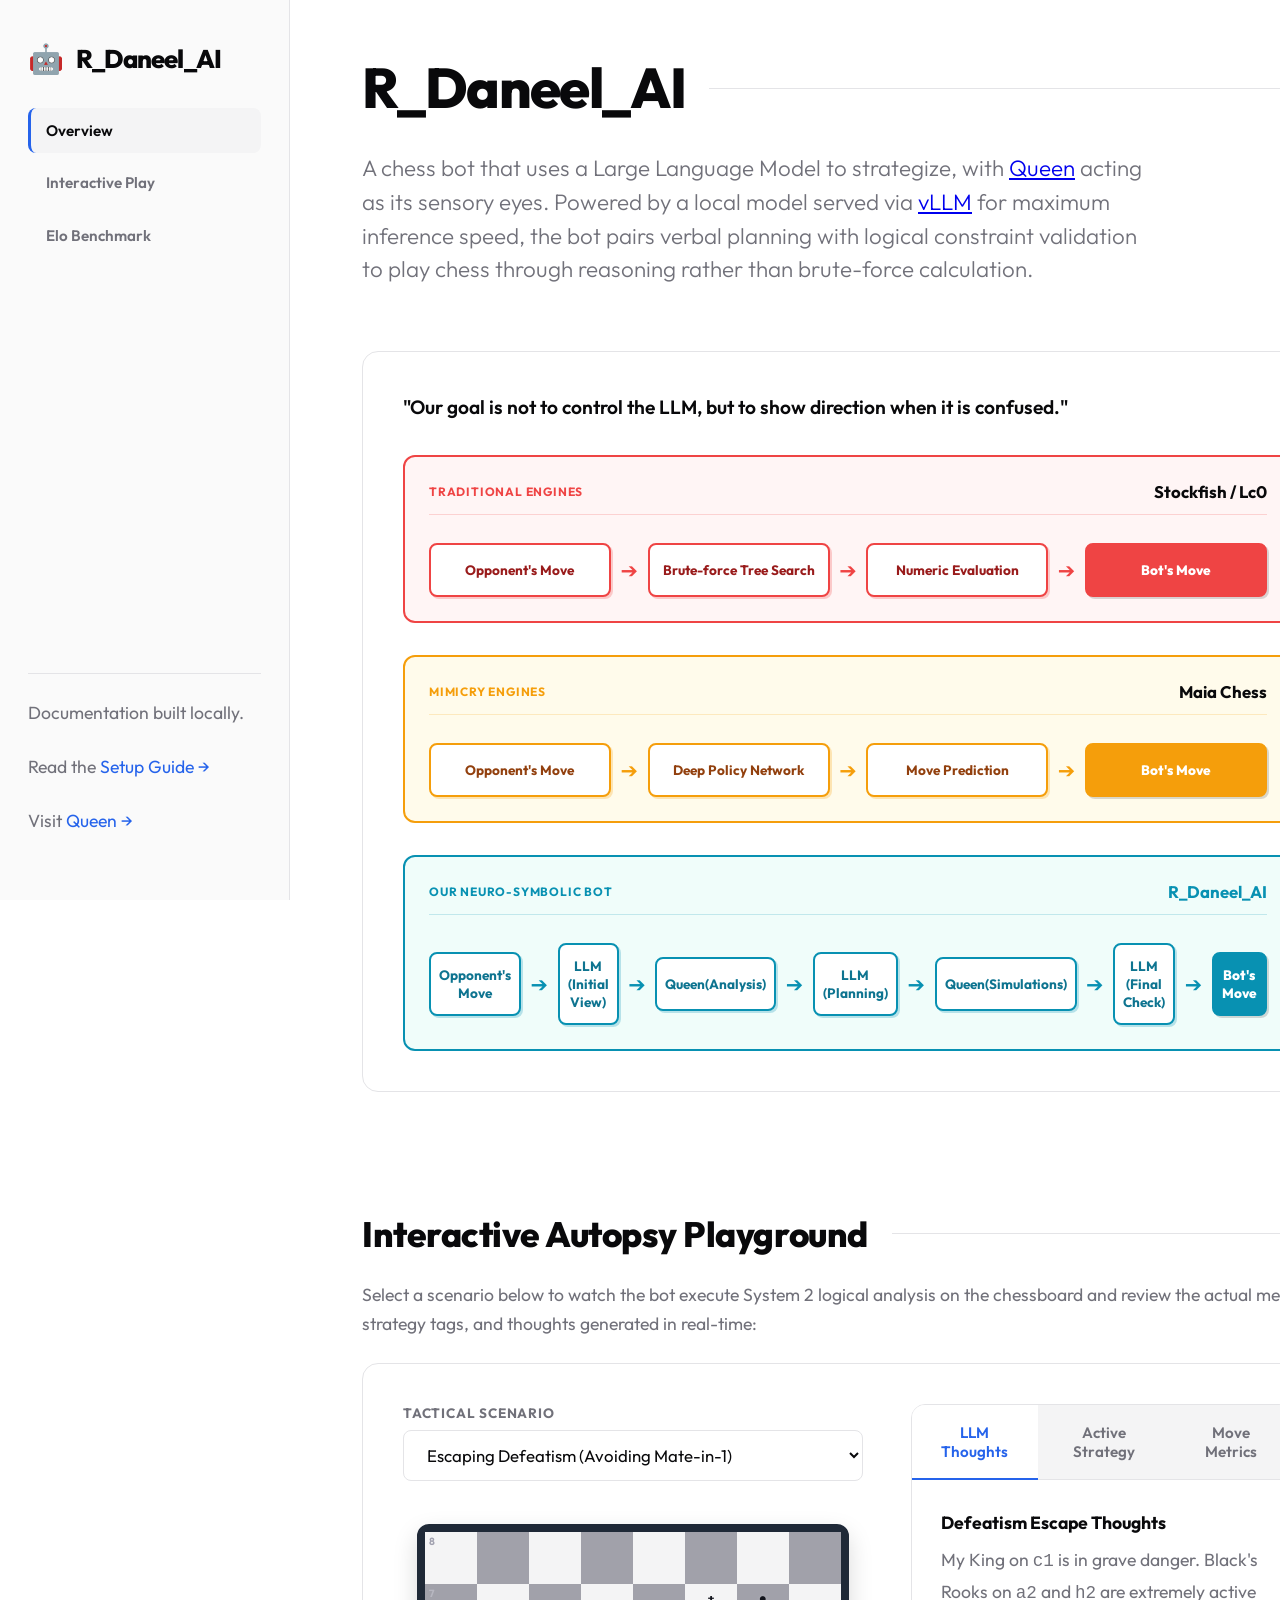
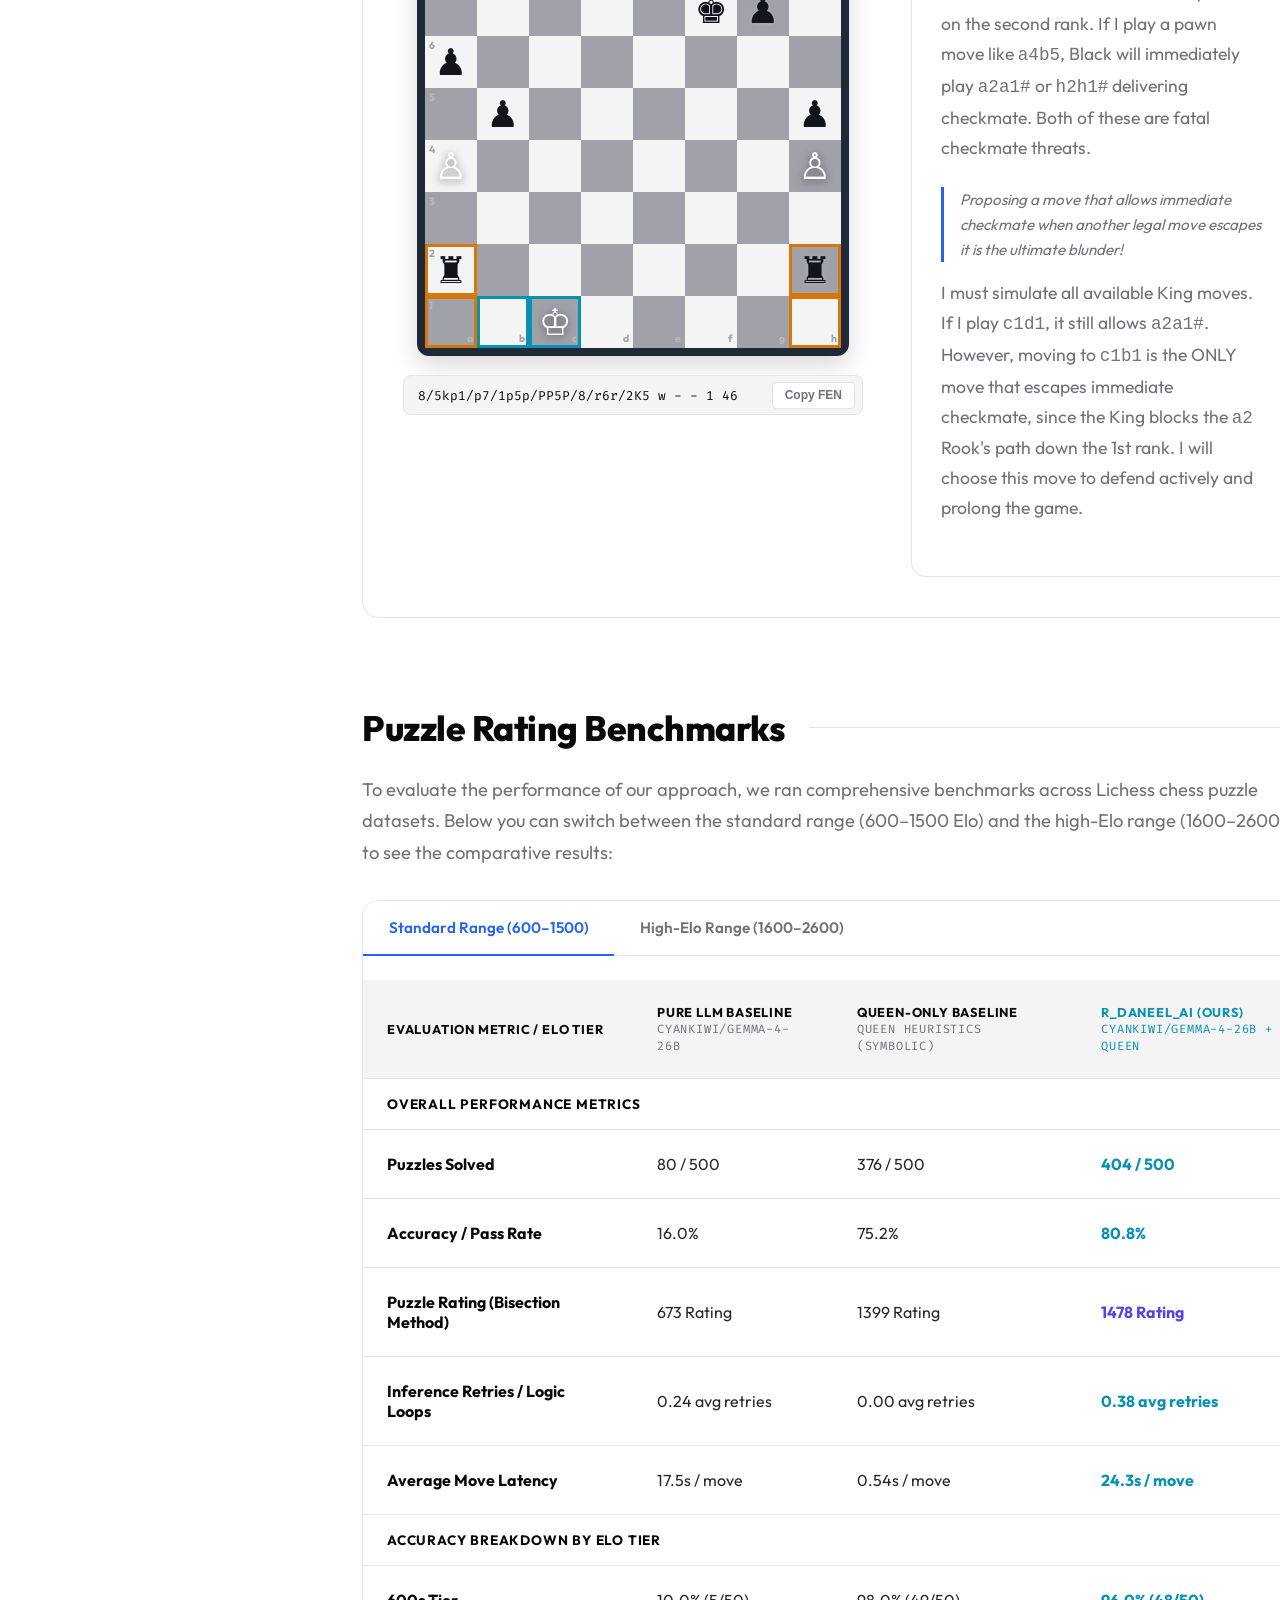
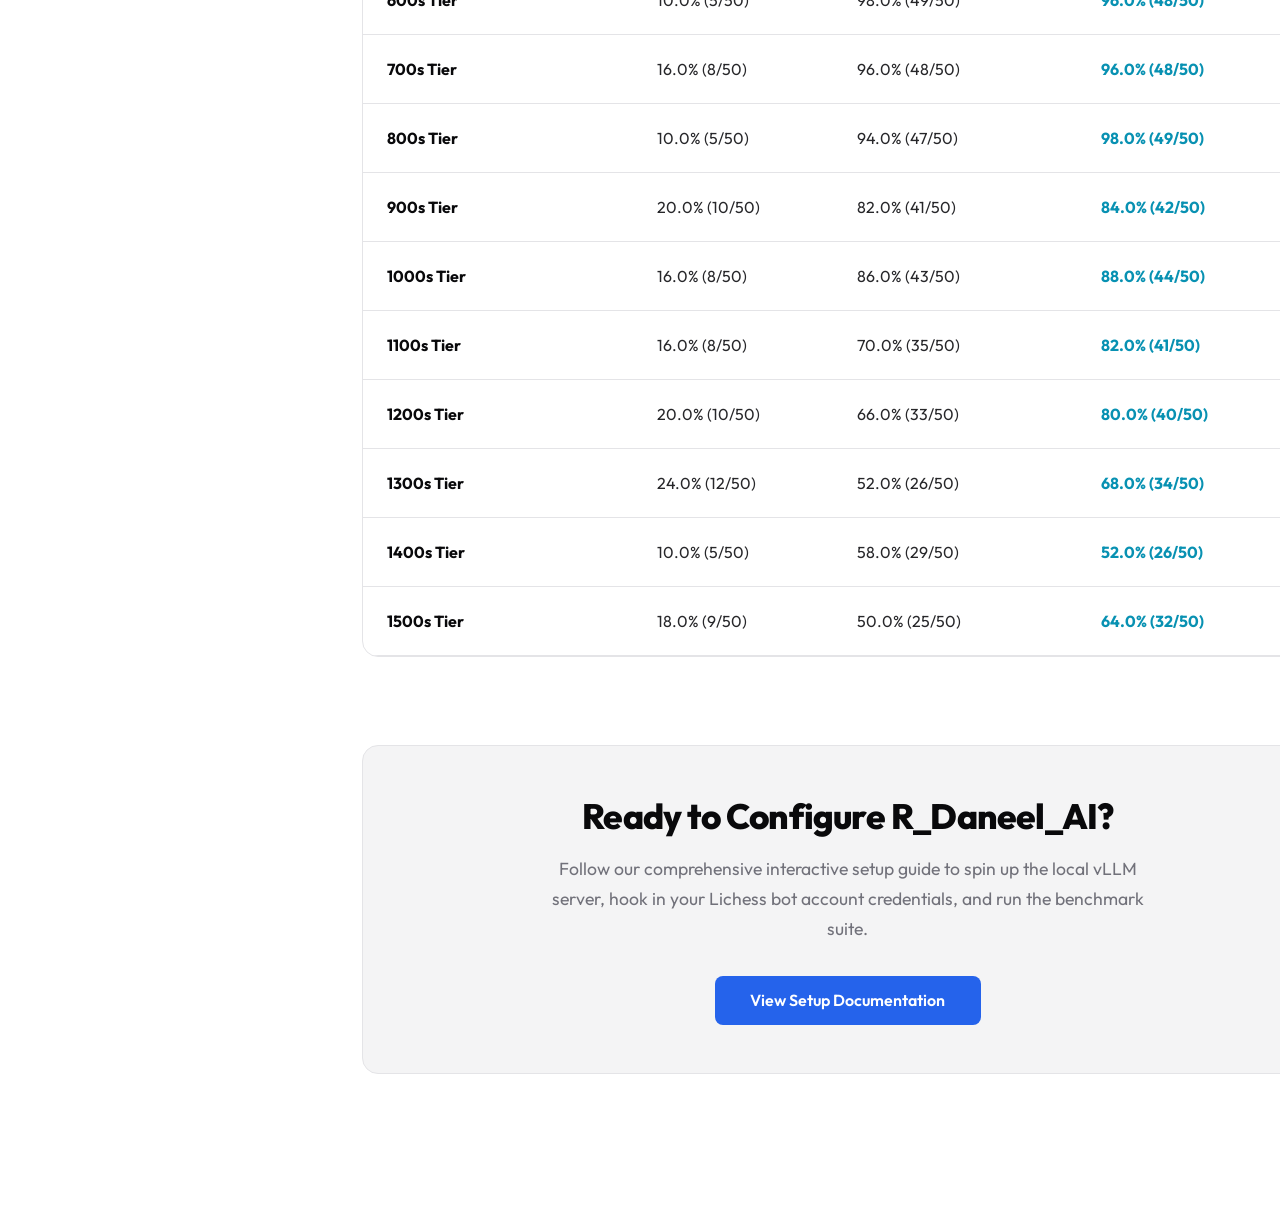
<file: docs/index.html>
<!DOCTYPE html>
<html lang="en">
<head>
  <meta charset="utf-8">
  <meta name="viewport" content="width=device-width, initial-scale=1.0">
  <title>R_Daneel_AI 🤖 | Neuro-Symbolic Chess Bot & Benchmark</title>
  <!-- Google Fonts -->
  <link rel="preconnect" href="https://fonts.googleapis.com">
  <link rel="preconnect" href="https://fonts.gstatic.com" crossorigin>
  <link href="https://fonts.googleapis.com/css2?family=Fira+Code:wght@400;600&family=Outfit:wght@300;400;600;800&display=swap" rel="stylesheet">
  
  <style>
    :root {
      --bg: #ffffff;
      --panel-bg: #ffffff;
      --panel-border: #e4e4e7;
      --text: #27272a;
      --text-muted: #71717a;
      --text-highlight: #09090b;
      
      --accent: #4f46e5;
      --cyan: #0891b2;
      --indigo: #2563eb;
      --gold: #d97706;
      --red: #dc2626;
      --cyan-glow: rgba(8, 145, 178, 0.35);
      --accent-glow: rgba(79, 70, 229, 0.35);
      
      --board-light: #f4f4f5;
      --board-dark: #a1a1aa;
      --square-size: 52px;
      --piece-size: 2.3rem;
      
      --font-sans: 'Outfit', system-ui, sans-serif;
      --font-mono: 'Fira Code', monospace;
      --sidebar-width: 290px;
    }

    * {
      box-sizing: border-box;
      margin: 0;
      padding: 0;
    }

    html {
      scroll-behavior: smooth;
    }

    body {
      background: var(--bg);
      color: var(--text);
      font-family: var(--font-sans);
      min-height: 100vh;
      display: flex;
      overflow-x: hidden;
    }

    /* Ambient background glows - hidden for clean solid white theme */
    .glow-orb {
      display: none;
    }
    .glow-orb-1 { top: 5%; left: -150px; }
    .glow-orb-2 { bottom: 15%; right: -150px; }
    .glow-orb-3 { top: 45%; left: 40%; }

    /* Navigation Sidebar */
    aside {
      width: var(--sidebar-width);
      background: #fafafa;
      border-right: 1px solid var(--panel-border);
      position: fixed;
      top: 0;
      bottom: 0;
      left: 0;
      padding: 2.5rem 1.75rem;
      display: flex;
      flex-direction: column;
      gap: 2rem;
      z-index: 10;
    }

    .brand {
      display: flex;
      align-items: center;
      gap: 0.75rem;
    }
    .brand span {
      font-size: 1.8rem;
    }
    .brand h1 {
      font-size: 1.6rem;
      font-weight: 800;
      letter-spacing: -0.05rem;
      color: var(--text-highlight);
    }

    .nav-links {
      list-style: none;
      display: flex;
      flex-direction: column;
      gap: 0.5rem;
    }
    .nav-links a {
      color: var(--text-muted);
      text-decoration: none;
      font-size: 0.95rem;
      font-weight: 600;
      padding: 0.8rem 1.1rem;
      border-radius: 8px;
      display: block;
      transition: all 0.3s ease;
    }
    .nav-links a:hover, .nav-links a.active {
      color: var(--text-highlight);
      background: #f4f4f5;
      border-left: 3px solid var(--indigo);
      padding-left: calc(1.1rem - 3px);
    }

    .nav-footer {
      margin-top: auto;
      font-size: 0.8rem;
      color: var(--text-muted);
      border-top: 1px solid var(--panel-border);
      padding-top: 1.5rem;
    }
    .nav-footer a {
      color: var(--indigo);
      text-decoration: none;
    }

    /* Main Content Area */
    main {
      margin-left: var(--sidebar-width);
      flex: 1;
      padding: 3.5rem 4.5rem;
      max-width: 1250px;
      position: relative;
      z-index: 1;
    }

    section {
      margin-bottom: 5.5rem;
    }

    h2 {
      font-size: 2.2rem;
      font-weight: 800;
      color: var(--text-highlight);
      margin-bottom: 1.5rem;
      letter-spacing: -0.03rem;
      display: flex;
      align-items: center;
      gap: 0.5rem;
    }
    h2::after {
      content: '';
      flex: 1;
      height: 1px;
      background: var(--panel-border);
      margin-left: 1rem;
    }

    p {
      color: var(--text-muted);
      font-size: 1.1rem;
      line-height: 1.7;
      margin-bottom: 1.5rem;
    }

    strong {
      color: var(--text-highlight);
    }

    /* Card / Glass Container */
    .glass-card {
      background: var(--panel-bg);
      border: 1px solid var(--panel-border);
      border-radius: 16px;
      padding: 2.5rem;
      margin-bottom: 2rem;
      transition: border-color 0.3s ease, box-shadow 0.3s ease;
    }
    .glass-card:hover {
      border-color: #d4d4d8;
      box-shadow: 0 4px 12px rgba(0, 0, 0, 0.05);
    }

    /* Hero / Ad Section */
    .hero-container {
      display: flex;
      flex-direction: column;
      gap: 1.5rem;
    }
    .hero-title {
      font-size: 3.5rem;
      font-weight: 800;
      line-height: 1.15;
      letter-spacing: -0.1rem;
      color: var(--text-highlight);
      margin-bottom: 0.5rem;
    }
    .hero-subtitle {
      font-size: 1.4rem;
      color: var(--text-muted);
      font-weight: 300;
      line-height: 1.5;
      max-width: 800px;
    }
    .badge {
      display: inline-block;
      background: #e0e7ff;
      border: 1px solid #c7d2fe;
      color: #4338ca;
      padding: 0.35rem 0.8rem;
      border-radius: 50px;
      font-size: 0.85rem;
      font-weight: 600;
      width: max-content;
      text-transform: uppercase;
      letter-spacing: 0.05rem;
    }

    /* Features Grid */
    .features-grid {
      display: grid;
      grid-template-columns: repeat(auto-fit, minmax(320px, 1fr));
      gap: 1.5rem;
      margin-top: 2rem;
    }
    .feature-card {
      padding: 2.2rem;
      background: rgba(255, 255, 255, 0.015);
      border: 1px solid var(--panel-border);
      border-radius: 14px;
      position: relative;
      overflow: hidden;
      transition: all 0.3s ease;
    }
    .feature-card:hover {
      border-color: var(--indigo);
      transform: translateY(-4px);
    }
    .feature-icon {
      font-size: 2rem;
      margin-bottom: 1.2rem;
      display: block;
    }
    .feature-card h3 {
      font-size: 1.25rem;
      font-weight: 700;
      color: var(--text-highlight);
      margin-bottom: 0.75rem;
    }
    .feature-card p {
      font-size: 0.95rem;
      line-height: 1.6;
      margin-bottom: 0;
    }

    /* Interactive Chess Playground Layout */
    .playground-container {
      display: grid;
      grid-template-columns: 460px 1fr;
      gap: 3rem;
      align-items: start;
    }

    .preset-selector {
      margin-bottom: 1.5rem;
      width: 100%;
    }
    .preset-selector label {
      display: block;
      font-size: 0.85rem;
      font-weight: 700;
      text-transform: uppercase;
      letter-spacing: 0.05rem;
      color: var(--text-muted);
      margin-bottom: 0.5rem;
    }
    .preset-selector select {
      width: 100%;
      background: #ffffff;
      border: 1px solid var(--panel-border);
      color: var(--text-highlight);
      font-family: var(--font-sans);
      font-size: 1.05rem;
      padding: 0.8rem 1.2rem;
      border-radius: 8px;
      outline: none;
      cursor: pointer;
      transition: border-color 0.3s ease;
    }
    .preset-selector select:focus {
      border-color: var(--indigo);
    }

    /* Interactive Chessboard */
    .chessboard-wrapper {
      display: flex;
      flex-direction: column;
      align-items: center;
      gap: 1.2rem;
    }
    .chessboard {
      display: grid;
      grid-template-columns: repeat(8, var(--square-size));
      grid-template-rows: repeat(8, var(--square-size));
      border: 8px solid #1f2937;
      border-radius: 12px;
      box-shadow: 0 10px 25px rgba(0, 0, 0, 0.15);
      position: relative;
    }
    .square {
      width: var(--square-size);
      height: var(--square-size);
      display: flex;
      align-items: center;
      justify-content: center;
      position: relative;
      user-select: none;
      transition: all 0.25s ease;
    }
    .square.light {
      background-color: var(--board-light);
    }
    .square.dark {
      background-color: var(--board-dark);
    }
    
    .piece {
      font-size: var(--piece-size);
      line-height: 1;
      cursor: default;
      z-index: 2;
      transition: transform 0.2s ease;
    }
    .piece.white-piece {
      color: #ffffff;
      filter: drop-shadow(0 2px 4px rgba(0,0,0,0.55));
    }
    .piece.black-piece {
      color: #12141c;
      filter: drop-shadow(0 1px 2px rgba(255,255,255,0.2));
    }
    .square:hover .piece {
      transform: scale(1.15);
    }

    /* Coordinate Labels */
    .label-rank {
      position: absolute;
      top: 3px;
      left: 4px;
      font-size: 0.65rem;
      font-weight: 700;
      opacity: 0.45;
      z-index: 1;
    }
    .square.light .label-rank { color: hsl(240, 20%, 30%); }
    .square.dark .label-rank { color: hsl(240, 15%, 85%); }

    .label-file {
      position: absolute;
      bottom: 3px;
      right: 4px;
      font-size: 0.65rem;
      font-weight: 700;
      opacity: 0.45;
      z-index: 1;
    }
    .square.light .label-file { color: hsl(240, 20%, 30%); }
    .square.dark .label-file { color: hsl(240, 15%, 85%); }

    /* Visual highlights on chessboard */
    .square.highlight-check::after {
      content: '';
      position: absolute;
      inset: 0;
      border: 3.5px solid var(--red);
      z-index: 3;
      pointer-events: none;
      animation: pulse-border 1.5s infinite;
    }
    .square.highlight-tactical::after {
      content: '';
      position: absolute;
      inset: 0;
      border: 3.5px solid var(--gold);
      z-index: 3;
      pointer-events: none;
    }
    .square.highlight-move::after {
      content: '';
      position: absolute;
      inset: 0;
      border: 3.5px solid var(--cyan);
      z-index: 3;
      pointer-events: none;
    }

    @keyframes pulse-border {
      0% { opacity: 0.5; }
      50% { opacity: 1; }
      100% { opacity: 0.5; }
    }

    .fen-container {
      position: relative;
      width: 100%;
      display: flex;
      align-items: center;
    }
    .fen-display {
      font-family: var(--font-mono);
      font-size: 0.8rem;
      background: #f4f4f5;
      color: var(--text-highlight);
      padding: 0.65rem 4.5rem 0.65rem 0.9rem;
      border-radius: 8px;
      border: 1px solid var(--panel-border);
      width: 100%;
      text-align: left;
      overflow-x: auto;
      white-space: nowrap;
    }
    .fen-copy-btn {
      position: absolute;
      right: 8px;
      background: #ffffff;
      border: 1px solid var(--panel-border);
      border-radius: 4px;
      color: var(--text-muted);
      padding: 0.35rem 0.75rem;
      font-size: 0.75rem;
      font-weight: 600;
      cursor: pointer;
      transition: all 0.3s ease;
      z-index: 5;
    }
    .fen-copy-btn:hover {
      background: #f4f4f5;
      color: var(--text-highlight);
    }

    /* Analysis Dashboard Tabs */
    .dashboard-panel {
      border: 1px solid var(--panel-border);
      border-radius: 14px;
      background: #ffffff;
      overflow: hidden;
      min-height: 480px;
      display: flex;
      flex-direction: column;
    }
    .dash-header {
      display: flex;
      background: #f4f4f5;
      border-bottom: 1px solid var(--panel-border);
    }
    .dash-btn {
      background: none;
      border: none;
      color: var(--text-muted);
      font-family: var(--font-sans);
      font-weight: 600;
      font-size: 0.95rem;
      padding: 1.1rem 1.6rem;
      cursor: pointer;
      transition: all 0.3s ease;
      position: relative;
    }
    .dash-btn:hover {
      color: var(--text-highlight);
    }
    .dash-btn.active {
      color: var(--indigo);
      background: #ffffff;
    }
    .dash-btn.active::after {
      content: '';
      position: absolute;
      bottom: -1px;
      left: 0;
      right: 0;
      height: 2px;
      background: var(--indigo);
    }

    .dash-content {
      padding: 1.8rem;
      flex: 1;
      display: none;
      position: relative;
    }
    .dash-content.active {
      display: block;
    }

    pre {
      font-family: var(--font-mono);
      font-size: 0.85rem;
      line-height: 1.6;
      color: var(--text);
      overflow-x: auto;
      white-space: pre-wrap;
    }
    .thoughts-container {
      font-size: 0.95rem;
      line-height: 1.65;
      color: var(--text);
    }
    .thoughts-container h4 {
      font-size: 1.1rem;
      font-weight: 700;
      margin-bottom: 0.5rem;
      color: var(--text-highlight);
    }
    .thoughts-container blockquote {
      border-left: 3px solid var(--indigo);
      padding-left: 1rem;
      margin: 1rem 0;
      color: var(--text-muted);
      font-style: italic;
    }
    .utility-metric {
      display: inline-block;
      font-family: var(--font-mono);
      background: #f4f4f5;
      border: 1px solid var(--panel-border);
      border-radius: 4px;
      padding: 0.15rem 0.4rem;
      font-weight: bold;
    }
    .utility-metric.positive { color: #16a34a; }
    .utility-metric.negative { color: #dc2626; }
    .utility-metric.neutral { color: var(--text-muted); }

    /* Architecture Flow Chart */
    .arch-flow {
      display: flex;
      flex-direction: column;
      gap: 1.5rem;
      margin-top: 1rem;
    }
    .arch-flow .flow-node {
      background: #fafafa;
      border: 1px solid var(--panel-border);
      border-radius: 10px;
      padding: 1.5rem;
      display: flex;
      align-items: center;
      gap: 1.5rem;
      position: relative;
    }
    .arch-flow .flow-node::after {
      content: '↓';
      position: absolute;
      bottom: -1.75rem;
      left: 50px;
      font-size: 1.2rem;
      color: var(--text-muted);
    }
    .arch-flow .flow-node:last-child::after {
      display: none;
    }
    .arch-flow .flow-num {
      width: 32px;
      height: 32px;
      border-radius: 50%;
      background: var(--indigo);
      display: flex;
      align-items: center;
      justify-content: center;
      font-weight: 800;
      font-size: 0.9rem;
      color: #fff;
    }
    .arch-flow .flow-num.cyan { background: var(--cyan); }
    .arch-flow .flow-num.gold { background: var(--gold); }
    
    .arch-flow .flow-info h4 {
      font-size: 1.1rem;
      color: var(--text-highlight);
      margin-bottom: 0.35rem;
    }
    .arch-flow .flow-info p {
      font-size: 0.95rem;
      margin-bottom: 0;
      line-height: 1.5;
    }
 
    /* Comparison Table */
    table {
      width: 100%;
      border-collapse: collapse;
      margin-top: 1.5rem;
    }
    th, td {
      padding: 1.1rem 1.4rem;
      text-align: left;
      border-bottom: 1px solid var(--panel-border);
    }
    th {
      font-weight: 700;
      color: var(--text-highlight);
      background: #f4f4f5;
      text-transform: uppercase;
      font-size: 0.8rem;
      letter-spacing: 0.05rem;
    }
    tr:hover td {
      background: #fafafa;
    }
    td.elo-val {
      font-family: var(--font-mono);
      font-weight: bold;
      color: var(--cyan);
    }
 
    /* CTA / Advertisement Section */
    .cta-card {
      background: #f4f4f5;
      border: 1px solid var(--panel-border);
      border-radius: 16px;
      padding: 3rem;
      text-align: center;
      position: relative;
      overflow: hidden;
    }
    .cta-card h3 {
      font-size: 2.2rem;
      font-weight: 800;
      color: var(--text-highlight);
      margin-bottom: 1rem;
      letter-spacing: -0.05rem;
    }
    .cta-card p {
      max-width: 600px;
      margin: 0 auto 2rem;
    }
    .cta-btn {
      display: inline-block;
      background: var(--indigo);
      color: #fff;
      text-decoration: none;
      padding: 0.9rem 2.2rem;
      border-radius: 8px;
      font-weight: 600;
      transition: all 0.3s ease;
    }
    .cta-btn:hover {
      background: #1d4ed8;
    }

    /* Responsive Design */
    @media (max-width: 1100px) {
      body {
        flex-direction: column;
      }
      aside {
        width: 100%;
        position: relative;
        height: auto;
        border-right: none;
        border-bottom: 1px solid var(--panel-border);
        padding: 1.5rem 2rem;
        flex-direction: row;
        justify-content: space-between;
        align-items: center;
      }
      .nav-links {
        flex-direction: row;
        gap: 1rem;
      }
      .nav-footer {
        display: none;
      }
      main {
        margin-left: 0;
        padding: 2.5rem 2rem;
      }
      .playground-container {
        grid-template-columns: 1fr;
      }
      .chessboard-wrapper {
        margin-bottom: 1.5rem;
      }
    }

    @media (max-width: 650px) {
      :root {
        --square-size: 42px;
        --piece-size: 1.9rem;
      }
      aside {
        flex-direction: column;
        align-items: flex-start;
        gap: 1rem;
      }
      .nav-links {
        flex-wrap: wrap;
        gap: 0.5rem;
      }
      main {
        padding: 1.5rem 1rem;
      }
      .hero-title {
        font-size: 2.6rem;
      }
    }

    /* Flow comparison diagrams styling */
    .comparison-diagrams {
      display: flex;
      flex-direction: column;
      gap: 2rem;
      margin-top: 2rem;
    }
    .flow-row {
      display: flex;
      flex-direction: column;
      border-radius: 12px;
      padding: 1.5rem;
      gap: 1.5rem;
      transition: all 0.3s ease;
      background: #ffffff;
      border: 2px solid var(--panel-border);
    }
    .flow-header {
      display: flex;
      justify-content: space-between;
      align-items: center;
      border-bottom: 1.5px solid var(--panel-border);
      padding-bottom: 0.75rem;
      margin-bottom: 0.25rem;
    }
    .flow-title-category {
      font-size: 0.75rem;
      font-weight: bold;
      text-transform: uppercase;
      letter-spacing: 0.05rem;
    }
    .flow-title-model {
      font-size: 1.05rem;
    }

    /* Track coloring */
    .flow-row.traditional {
      background: #fff5f5;
      border-color: #ef4444;
    }
    .flow-row.traditional:hover {
      background: #fee2e2;
    }
    .flow-row.traditional .flow-header {
      border-color: rgba(239, 68, 68, 0.2);
    }
    .flow-row.traditional .flow-title-category {
      color: #ef4444;
    }
    .flow-row.traditional .flow-title-model {
      color: var(--text-highlight);
    }
    .flow-row.traditional .flow-step-node {
      border: 2px solid #ef4444;
      background: #ffffff;
      color: #991b1b;
      box-shadow: 2px 2px 0px rgba(239, 68, 68, 0.25);
    }
    .flow-row.traditional .flow-step-node.end-node {
      background: #ef4444;
      color: #ffffff;
      box-shadow: 2px 2px 0px rgba(0, 0, 0, 0.15);
    }

    .flow-row.mimicry {
      background: #fffbeb;
      border-color: #f59e0b;
    }
    .flow-row.mimicry:hover {
      background: #fef3c7;
    }
    .flow-row.mimicry .flow-header {
      border-color: rgba(245, 158, 11, 0.2);
    }
    .flow-row.mimicry .flow-title-category {
      color: #f59e0b;
    }
    .flow-row.mimicry .flow-title-model {
      color: var(--text-highlight);
    }
    .flow-row.mimicry .flow-step-node {
      border: 2px solid #f59e0b;
      background: #ffffff;
      color: #92400e;
      box-shadow: 2px 2px 0px rgba(245, 158, 11, 0.25);
    }
    .flow-row.mimicry .flow-step-node.end-node {
      background: #f59e0b;
      color: #ffffff;
      box-shadow: 2px 2px 0px rgba(0, 0, 0, 0.15);
    }

    .flow-row.ours {
      background: #f0fdfa;
      border-color: #0891b2;
    }
    .flow-row.ours:hover {
      background: #ccfbf1;
    }
    .flow-row.ours .flow-header {
      border-color: rgba(8, 145, 178, 0.2);
    }
    .flow-row.ours .flow-title-category {
      color: #0891b2;
    }
    .flow-row.ours .flow-title-model {
      color: #0891b2;
      font-weight: bold;
    }
    .flow-row.ours .flow-step-node {
      border: 2px solid #0891b2;
      background: #ffffff;
      color: #0e7490;
      box-shadow: 2px 2px 0px rgba(8, 145, 178, 0.25);
    }
    .flow-row.ours .flow-step-node.end-node {
      background: #0891b2;
      color: #ffffff;
      box-shadow: 2px 2px 0px rgba(0, 0, 0, 0.15);
    }

    .flow-steps {
      display: flex;
      align-items: center;
      gap: 0.5rem;
      justify-content: space-between;
    }
    .flow-step-node {
      flex: 1;
      text-align: center;
      border-radius: 8px;
      padding: 0.75rem 0.5rem;
      font-size: 0.85rem;
      font-weight: 700;
      transition: all 0.2s ease;
      display: flex;
      align-items: center;
      justify-content: center;
      min-height: 54px;
    }
    .flow-step-node.end-node {
      font-weight: 800;
    }
    .flow-arrow {
      color: var(--text-muted);
      font-weight: bold;
      font-size: 1.3rem;
      user-select: none;
      display: inline-block;
      flex-shrink: 0;
      padding: 0 0.1rem;
    }
    .flow-row.traditional .flow-arrow {
      color: #ef4444;
    }
    .flow-row.mimicry .flow-arrow {
      color: #f59e0b;
    }
    .flow-row.ours .flow-arrow {
      color: #0891b2;
    }

    .bench-tabs-header {
      display: flex;
      border-bottom: 1px solid var(--panel-border);
    }
    .bench-btn {
      background: none;
      border: none;
      color: var(--text-muted);
      font-family: var(--font-sans);
      font-weight: 600;
      font-size: 0.95rem;
      padding: 1.1rem 1.6rem;
      cursor: pointer;
      transition: all 0.3s ease;
      position: relative;
    }
    .bench-btn:hover {
      color: var(--text-highlight);
    }
    .bench-btn.active {
      color: var(--indigo);
      background: #ffffff;
    }
    .bench-btn.active::after {
      content: '';
      position: absolute;
      bottom: -1px;
      left: 0;
      right: 0;
      height: 2px;
      background: var(--indigo);
    }

    @media (max-width: 950px) {
      .flow-steps {
        flex-direction: column;
        align-items: stretch;
        gap: 0.75rem;
      }
      .flow-step-node {
        min-height: 48px;
      }
      .flow-arrow {
        transform: rotate(90deg);
        margin: 0.25rem 0;
        align-self: center;
      }
    }
  </style>
</head>
<body>
  
  <!-- Navigation Sidebar -->
  <aside>
    <div class="brand">
      <span>🤖</span>
      <h1>R_Daneel_AI</h1>
    </div>
    <ul class="nav-links">
      <li><a href="#overview" class="active">Overview</a></li>
      <li><a href="#playground">Interactive Play</a></li>
      <li><a href="#benchmark">Elo Benchmark</a></li>
    </ul>
    
    <div class="nav-footer">
      <p>Documentation built locally.</p>
      <p>Read the <a href="readme.html">Setup Guide →</a></p>
      <p style="margin-top: 0.5rem;">Visit <a href="https://abhay-ai.github.io/Queen/" target="_blank">Queen →</a></p>
    </div>
  </aside>

  <!-- Main Content -->
  <main>
    
    <!-- Hero / Overview Section -->
    <section id="overview" class="hero-container">
      <h2 class="hero-title">R_Daneel_AI</h2>
      <p class="hero-subtitle">
        A chess bot that uses a Large Language Model to strategize, with <a href="https://abhay-ai.github.io/Queen/" target="_blank">Queen</a> acting as its sensory eyes. Powered by a local model served via <a href="https://github.com/vllm-project/vllm" target="_blank">vLLM</a> for maximum inference speed, the bot pairs verbal planning with logical constraint validation to play chess through reasoning rather than brute-force calculation.
      </p>
      
      <div class="glass-card" style="margin-top: 1rem;">
        <p style="font-size: 1.2rem; color: var(--text-highlight); font-weight: 600; line-height: 1.6; margin-bottom: 1.2rem;">
          "Our goal is not to control the LLM, but to show direction when it is confused."
        </p>
        <div class="comparison-diagrams">
          <!-- Row 1: Traditional -->
          <div class="flow-row traditional">
            <div class="flow-header">
              <span class="flow-title-category">Traditional Engines</span>
              <strong class="flow-title-model">Stockfish / Lc0</strong>
            </div>
            <div class="flow-steps">
              <div class="flow-step-node">Opponent's Move</div>
              <span class="flow-arrow">➔</span>
              <div class="flow-step-node">Brute-force Tree Search</div>
              <span class="flow-arrow">➔</span>
              <div class="flow-step-node">Numeric Evaluation</div>
              <span class="flow-arrow">➔</span>
              <div class="flow-step-node end-node">Bot's Move</div>
            </div>
          </div>

          <!-- Row 2: Mimicry -->
          <div class="flow-row mimicry">
            <div class="flow-header">
              <span class="flow-title-category">Mimicry Engines</span>
              <strong class="flow-title-model">Maia Chess</strong>
            </div>
            <div class="flow-steps">
              <div class="flow-step-node">Opponent's Move</div>
              <span class="flow-arrow">➔</span>
              <div class="flow-step-node">Deep Policy Network</div>
              <span class="flow-arrow">➔</span>
              <div class="flow-step-node">Move Prediction</div>
              <span class="flow-arrow">➔</span>
              <div class="flow-step-node end-node">Bot's Move</div>
            </div>
          </div>

          <!-- Row 3: Ours -->
          <div class="flow-row ours">
            <div class="flow-header">
              <span class="flow-title-category">Our Neuro-Symbolic Bot</span>
              <strong class="flow-title-model">R_Daneel_AI</strong>
            </div>
            <div class="flow-steps">
              <div class="flow-step-node">Opponent's Move</div>
              <span class="flow-arrow">➔</span>
              <div class="flow-step-node active-node">LLM (Initial View)</div>
              <span class="flow-arrow">➔</span>
              <div class="flow-step-node active-node"><a href="https://abhay-ai.github.io/Queen/" style="color: inherit; text-decoration: none;">Queen</a> (Analysis)</div>
              <span class="flow-arrow">➔</span>
              <div class="flow-step-node active-node">LLM (Planning)</div>
              <span class="flow-arrow">➔</span>
              <div class="flow-step-node active-node"><a href="https://abhay-ai.github.io/Queen/" style="color: inherit; text-decoration: none;">Queen</a> (Simulations)</div>
              <span class="flow-arrow">➔</span>
              <div class="flow-step-node active-node">LLM (Final Check)</div>
              <span class="flow-arrow">➔</span>
              <div class="flow-step-node end-node">Bot's Move</div>
            </div>
          </div>
        </div>
      </div>
    </section>

    <!-- Playground Section -->
    <section id="playground">
      <h2>Interactive Autopsy Playground</h2>
      <p>Select a scenario below to watch the bot execute System 2 logical analysis on the chessboard and review the actual metrics, strategy tags, and thoughts generated in real-time:</p>
      
      <div class="glass-card playground-container">
        
        <!-- Left Side: Board and selector -->
        <div class="chessboard-wrapper">
          <div class="preset-selector">
            <label for="scenario-select">Tactical Scenario</label>
            <select id="scenario-select" onchange="loadPreset(this.value)">
              <option value="defeatism">Escaping Defeatism (Avoiding Mate-in-1)</option>
              <option value="tension">Maintaining Tension (Equal Italian Game)</option>
              <option value="staircase">Mate-in-Two (Staircase Rooks)</option>
              <option value="fork">Knight Fork (Fork on King & Queen)</option>
            </select>
          </div>
          
          <div id="chessboard" class="chessboard"></div>
          
          <div class="fen-container">
            <div id="fen-display" class="fen-display"></div>
            <button class="fen-copy-btn" onclick="copyFen()">Copy FEN</button>
          </div>
        </div>

        <!-- Right Side: Dashboard Tabs -->
        <div class="dashboard-panel">
          <div class="dash-header">
            <button id="tab-thoughts" class="dash-btn active" onclick="switchTab(event, 'dash-thoughts')">LLM Thoughts</button>
            <button id="tab-strategy" class="dash-btn" onclick="switchTab(event, 'dash-strategy')">Active Strategy</button>
            <button id="tab-metrics" class="dash-btn" onclick="switchTab(event, 'dash-metrics')">Move Metrics</button>
          </div>
          
          <!-- Thoughts Tab -->
          <div id="dash-thoughts" class="dash-content active">
            <div class="thoughts-container" id="thoughts-box">
              <!-- Dynamically populated -->
            </div>
          </div>
          
          <!-- Strategy Tab -->
          <div id="dash-strategy" class="dash-content">
            <div class="thoughts-container" id="strategy-box">
              <!-- Dynamically populated -->
            </div>
          </div>
          
          <!-- Metrics Tab -->
          <div id="dash-metrics" class="dash-content">
            <pre id="metrics-pre"></pre>
        </div>
      </div>
    </div>
  </section>

    <!-- Benchmark Section -->
    <section id="benchmark">
      <h2>Puzzle Rating Benchmarks</h2>
      <p style="font-size: 1.15rem; line-height: 1.7; margin-bottom: 2rem;">
        To evaluate the performance of our approach, we ran comprehensive benchmarks across Lichess chess puzzle datasets. Below you can switch between the standard range (600–1500 Elo) and the high-Elo range (1600–2600 Elo) to see the comparative results:
      </p>

      <div class="glass-card" style="padding: 0; overflow: hidden; margin-bottom: 2.5rem;">
        <div class="bench-tabs-header">
          <button class="bench-btn active" onclick="switchBenchTab(event, 'bench-std')">Standard Range (600–1500)</button>
          <button class="bench-btn" onclick="switchBenchTab(event, 'bench-high')">High-Elo Range (1600–2600)</button>
        </div>

        <div id="bench-std" class="bench-content active" style="overflow-x: auto;">
          <table style="width: 100%;">
            <thead>
              <tr>
                <th style="padding: 1.5rem;">Evaluation Metric / Elo Tier</th>
                <th style="padding: 1.5rem;">Pure LLM Baseline<br><span style="font-size: 0.75rem; color: var(--text-muted); font-weight: normal; font-family: var(--font-mono);">cyankiwi/gemma-4-26B</span></th>
                <th style="padding: 1.5rem;">Queen-Only Baseline<br><span style="font-size: 0.75rem; color: var(--text-muted); font-weight: normal; font-family: var(--font-mono);">Queen Heuristics (Symbolic)</span></th>
                <th style="padding: 1.5rem; color: var(--cyan);">R_Daneel_AI (Ours)<br><span style="font-size: 0.75rem; color: var(--cyan); font-weight: normal; font-family: var(--font-mono);">cyankiwi/gemma-4-26B + Queen</span></th>
              </tr>
            </thead>
            <tbody>
              <!-- Overall Performance Row -->
              <tr style="background: rgba(255, 255, 255, 0.02); border-bottom: 1px solid var(--panel-border);">
                <td colspan="4" style="padding: 1rem 1.5rem; font-weight: bold; text-transform: uppercase; font-size: 0.85rem; letter-spacing: 0.05rem; color: var(--text-highlight);">Overall Performance Metrics</td>
              </tr>
              <tr>
                <td style="padding: 1.5rem;"><strong>Puzzles Solved</strong></td>
                <td style="padding: 1.5rem;">80 / 500</td>
                <td style="padding: 1.5rem;">376 / 500</td>
                <td style="padding: 1.5rem; font-weight: bold; color: var(--cyan);">404 / 500</td>
              </tr>
              <tr>
                <td style="padding: 1.5rem;"><strong>Accuracy / Pass Rate</strong></td>
                <td style="padding: 1.5rem;">16.0%</td>
                <td style="padding: 1.5rem;">75.2%</td>
                <td style="padding: 1.5rem; font-weight: bold; color: var(--cyan);">80.8%</td>
              </tr>
              <tr>
                <td style="padding: 1.5rem;"><strong>Puzzle Rating (Bisection Method)</strong></td>
                <td style="padding: 1.5rem;">673 Rating</td>
                <td style="padding: 1.5rem;">1399 Rating</td>
                <td style="padding: 1.5rem; font-weight: bold; color: var(--accent);">1478 Rating</td>
              </tr>
              <tr>
                <td style="padding: 1.5rem;"><strong>Inference Retries / Logic Loops</strong></td>
                <td style="padding: 1.5rem;">0.24 avg retries</td>
                <td style="padding: 1.5rem;">0.00 avg retries</td>
                <td style="padding: 1.5rem; font-weight: bold; color: var(--cyan);">0.38 avg retries</td>
              </tr>
              <tr>
                <td style="padding: 1.5rem;"><strong>Average Move Latency</strong></td>
                <td style="padding: 1.5rem;">17.5s / move</td>
                <td style="padding: 1.5rem;">0.54s / move</td>
                <td style="padding: 1.5rem; font-weight: bold; color: var(--cyan);">24.3s / move</td>
              </tr>

              <!-- Tier breakdown Row -->
              <tr style="background: rgba(255, 255, 255, 0.02); border-bottom: 1px solid var(--panel-border);">
                <td colspan="4" style="padding: 1rem 1.5rem; font-weight: bold; text-transform: uppercase; font-size: 0.85rem; letter-spacing: 0.05rem; color: var(--text-highlight);">Accuracy Breakdown by Elo Tier</td>
              </tr>
              <tr>
                <td style="padding: 1.5rem;"><strong>600s Tier</strong></td>
                <td style="padding: 1.5rem;">10.0% (5/50)</td>
                <td style="padding: 1.5rem;">98.0% (49/50)</td>
                <td style="padding: 1.5rem; font-weight: bold; color: var(--cyan);">96.0% (48/50)</td>
              </tr>
              <tr>
                <td style="padding: 1.5rem;"><strong>700s Tier</strong></td>
                <td style="padding: 1.5rem;">16.0% (8/50)</td>
                <td style="padding: 1.5rem;">96.0% (48/50)</td>
                <td style="padding: 1.5rem; font-weight: bold; color: var(--cyan);">96.0% (48/50)</td>
              </tr>
              <tr>
                <td style="padding: 1.5rem;"><strong>800s Tier</strong></td>
                <td style="padding: 1.5rem;">10.0% (5/50)</td>
                <td style="padding: 1.5rem;">94.0% (47/50)</td>
                <td style="padding: 1.5rem; font-weight: bold; color: var(--cyan);">98.0% (49/50)</td>
              </tr>
              <tr>
                <td style="padding: 1.5rem;"><strong>900s Tier</strong></td>
                <td style="padding: 1.5rem;">20.0% (10/50)</td>
                <td style="padding: 1.5rem;">82.0% (41/50)</td>
                <td style="padding: 1.5rem; font-weight: bold; color: var(--cyan);">84.0% (42/50)</td>
              </tr>
              <tr>
                <td style="padding: 1.5rem;"><strong>1000s Tier</strong></td>
                <td style="padding: 1.5rem;">16.0% (8/50)</td>
                <td style="padding: 1.5rem;">86.0% (43/50)</td>
                <td style="padding: 1.5rem; font-weight: bold; color: var(--cyan);">88.0% (44/50)</td>
              </tr>
              <tr>
                <td style="padding: 1.5rem;"><strong>1100s Tier</strong></td>
                <td style="padding: 1.5rem;">16.0% (8/50)</td>
                <td style="padding: 1.5rem;">70.0% (35/50)</td>
                <td style="padding: 1.5rem; font-weight: bold; color: var(--cyan);">82.0% (41/50)</td>
              </tr>
              <tr>
                <td style="padding: 1.5rem;"><strong>1200s Tier</strong></td>
                <td style="padding: 1.5rem;">20.0% (10/50)</td>
                <td style="padding: 1.5rem;">66.0% (33/50)</td>
                <td style="padding: 1.5rem; font-weight: bold; color: var(--cyan);">80.0% (40/50)</td>
              </tr>
              <tr>
                <td style="padding: 1.5rem;"><strong>1300s Tier</strong></td>
                <td style="padding: 1.5rem;">24.0% (12/50)</td>
                <td style="padding: 1.5rem;">52.0% (26/50)</td>
                <td style="padding: 1.5rem; font-weight: bold; color: var(--cyan);">68.0% (34/50)</td>
              </tr>
              <tr>
                <td style="padding: 1.5rem;"><strong>1400s Tier</strong></td>
                <td style="padding: 1.5rem;">10.0% (5/50)</td>
                <td style="padding: 1.5rem;">58.0% (29/50)</td>
                <td style="padding: 1.5rem; font-weight: bold; color: var(--cyan);">52.0% (26/50)</td>
              </tr>
              <tr>
                <td style="padding: 1.5rem;"><strong>1500s Tier</strong></td>
                <td style="padding: 1.5rem;">18.0% (9/50)</td>
                <td style="padding: 1.5rem;">50.0% (25/50)</td>
                <td style="padding: 1.5rem; font-weight: bold; color: var(--cyan);">64.0% (32/50)</td>
              </tr>
            </tbody>
          </table>
        </div>

        <div id="bench-high" class="bench-content" style="display: none; overflow-x: auto;">
          <table style="width: 100%;">
            <thead>
              <tr>
                <th style="padding: 1.5rem;">Evaluation Metric / Elo Tier</th>
                <th style="padding: 1.5rem;">Pure LLM Baseline<br><span style="font-size: 0.75rem; color: var(--text-muted); font-weight: normal; font-family: var(--font-mono);">cyankiwi/gemma-4-26B</span></th>
                <th style="padding: 1.5rem;">Queen-Only Baseline<br><span style="font-size: 0.75rem; color: var(--text-muted); font-weight: normal; font-family: var(--font-mono);">Queen Heuristics (Symbolic)</span></th>
                <th style="padding: 1.5rem; color: var(--cyan);">R_Daneel_AI (Ours)<br><span style="font-size: 0.75rem; color: var(--cyan); font-weight: normal; font-family: var(--font-mono);">cyankiwi/gemma-4-26B + Queen</span></th>
              </tr>
            </thead>
            <tbody>
              <!-- Overall Performance Row -->
              <tr style="background: rgba(255, 255, 255, 0.02); border-bottom: 1px solid var(--panel-border);">
                <td colspan="4" style="padding: 1rem 1.5rem; font-weight: bold; text-transform: uppercase; font-size: 0.85rem; letter-spacing: 0.05rem; color: var(--text-highlight);">Overall Performance Metrics</td>
              </tr>
              <tr>
                <td style="padding: 1.5rem;"><strong>Puzzles Solved</strong></td>
                <td style="padding: 1.5rem;">101 / 500</td>
                <td style="padding: 1.5rem;">170 / 500</td>
                <td style="padding: 1.5rem; font-weight: bold; color: var(--cyan);">177 / 500</td>
              </tr>
              <tr>
                <td style="padding: 1.5rem;"><strong>Accuracy / Pass Rate</strong></td>
                <td style="padding: 1.5rem;">20.2%</td>
                <td style="padding: 1.5rem;">34.0%</td>
                <td style="padding: 1.5rem; font-weight: bold; color: var(--cyan);">35.4%</td>
              </tr>
              <tr>
                <td style="padding: 1.5rem;"><strong>Puzzle Rating (Bisection Method)</strong></td>
                <td style="padding: 1.5rem;">1741 Rating</td>
                <td style="padding: 1.5rem;">1919 Rating</td>
                <td style="padding: 1.5rem; font-weight: bold; color: var(--accent);">1936 Rating</td>
              </tr>
              <tr>
                <td style="padding: 1.5rem;"><strong>Inference Retries / Logic Loops</strong></td>
                <td style="padding: 1.5rem;">0.22 avg retries</td>
                <td style="padding: 1.5rem;">0.00 avg retries</td>
                <td style="padding: 1.5rem; font-weight: bold; color: var(--cyan);">1.40 avg retries</td>
              </tr>
              <tr>
                <td style="padding: 1.5rem;"><strong>Average Move Latency</strong></td>
                <td style="padding: 1.5rem;">38.8s / move</td>
                <td style="padding: 1.5rem;">0.46s / move</td>
                <td style="padding: 1.5rem; font-weight: bold; color: var(--cyan);">29.6s / move</td>
              </tr>

              <!-- Tier breakdown Row -->
              <tr style="background: rgba(255, 255, 255, 0.02); border-bottom: 1px solid var(--panel-border);">
                <td colspan="4" style="padding: 1rem 1.5rem; font-weight: bold; text-transform: uppercase; font-size: 0.85rem; letter-spacing: 0.05rem; color: var(--text-highlight);">Accuracy Breakdown by Elo Tier</td>
              </tr>
              <tr>
                <td style="padding: 1.5rem;"><strong>1600s Tier</strong></td>
                <td style="padding: 1.5rem;">20.0% (10/50)</td>
                <td style="padding: 1.5rem;">46.0% (23/50)</td>
                <td style="padding: 1.5rem; font-weight: bold; color: var(--cyan);">42.0% (21/50)</td>
              </tr>
              <tr>
                <td style="padding: 1.5rem;"><strong>1700s Tier</strong></td>
                <td style="padding: 1.5rem;">26.0% (13/50)</td>
                <td style="padding: 1.5rem;">50.0% (25/50)</td>
                <td style="padding: 1.5rem; font-weight: bold; color: var(--cyan);">50.0% (25/50)</td>
              </tr>
              <tr>
                <td style="padding: 1.5rem;"><strong>1800s Tier</strong></td>
                <td style="padding: 1.5rem;">24.0% (12/50)</td>
                <td style="padding: 1.5rem;">44.0% (22/50)</td>
                <td style="padding: 1.5rem; font-weight: bold; color: var(--cyan);">48.0% (24/50)</td>
              </tr>
              <tr>
                <td style="padding: 1.5rem;"><strong>1900s Tier</strong></td>
                <td style="padding: 1.5rem;">12.0% (6/50)</td>
                <td style="padding: 1.5rem;">38.0% (19/50)</td>
                <td style="padding: 1.5rem; font-weight: bold; color: var(--cyan);">44.0% (22/50)</td>
              </tr>
              <tr>
                <td style="padding: 1.5rem;"><strong>2000s Tier</strong></td>
                <td style="padding: 1.5rem;">26.0% (13/50)</td>
                <td style="padding: 1.5rem;">40.0% (20/50)</td>
                <td style="padding: 1.5rem; font-weight: bold; color: var(--cyan);">44.0% (22/50)</td>
              </tr>
              <tr>
                <td style="padding: 1.5rem;"><strong>2100s Tier</strong></td>
                <td style="padding: 1.5rem;">26.0% (13/50)</td>
                <td style="padding: 1.5rem;">22.0% (11/50)</td>
                <td style="padding: 1.5rem; font-weight: bold; color: var(--cyan);">30.0% (15/50)</td>
              </tr>
              <tr>
                <td style="padding: 1.5rem;"><strong>2200s Tier</strong></td>
                <td style="padding: 1.5rem;">18.0% (9/50)</td>
                <td style="padding: 1.5rem;">36.0% (18/50)</td>
                <td style="padding: 1.5rem; font-weight: bold; color: var(--cyan);">28.0% (14/50)</td>
              </tr>
              <tr>
                <td style="padding: 1.5rem;"><strong>2300s Tier</strong></td>
                <td style="padding: 1.5rem;">8.0% (4/50)</td>
                <td style="padding: 1.5rem;">26.0% (13/50)</td>
                <td style="padding: 1.5rem; font-weight: bold; color: var(--cyan);">22.0% (11/50)</td>
              </tr>
              <tr>
                <td style="padding: 1.5rem;"><strong>2400s Tier</strong></td>
                <td style="padding: 1.5rem;">24.0% (12/50)</td>
                <td style="padding: 1.5rem;">20.0% (10/50)</td>
                <td style="padding: 1.5rem; font-weight: bold; color: var(--cyan);">30.0% (15/50)</td>
              </tr>
              <tr>
                <td style="padding: 1.5rem;"><strong>2500s Tier</strong></td>
                <td style="padding: 1.5rem;">18.0% (9/50)</td>
                <td style="padding: 1.5rem;">18.0% (9/50)</td>
                <td style="padding: 1.5rem; font-weight: bold; color: var(--cyan);">16.0% (8/50)</td>
              </tr>
            </tbody>
          </table>
        </div>
      </div>
    </section>

    <!-- CTA Section -->
    <section>
      <div class="cta-card">
        <h3>Ready to Configure R_Daneel_AI?</h3>
        <p>Follow our comprehensive interactive setup guide to spin up the local vLLM server, hook in your Lichess bot account credentials, and run the benchmark suite.</p>
        <a href="readme.html" class="cta-btn">View Setup Documentation</a>
      </div>
    </section>

  </main>

  <script>
    // Presets database for the playground
    const presets = {
      defeatism: {
        fen: "8/5kp1/p7/1p5p/PP5P/8/r6r/2K5 w - - 1 46",
        highlight: { check: [], move: ["c1b1"], tactical: ["a2a1", "h2h1"] },
        board: [
          { sq: "a2", pc: "r", col: "black" },
          { sq: "h2", pc: "r", col: "black" },
          { sq: "c1", pc: "k", col: "white" },
          { sq: "f7", pc: "k", col: "black" },
          { sq: "g7", pc: "p", col: "black" },
          { sq: "a6", pc: "p", col: "black" },
          { sq: "b5", pc: "p", col: "black" },
          { sq: "h5", pc: "p", col: "black" },
          { sq: "a4", pc: "p", col: "white" },
          { sq: "h4", pc: "p", col: "white" }
        ],
        thoughts: "<h4>Defeatism Escape Thoughts</h4><p>My King on <code>c1</code> is in grave danger. Black's Rooks on <code>a2</code> and <code>h2</code> are extremely active on the second rank. If I play a pawn move like <code>a4b5</code>, Black will immediately play <code>a2a1#</code> or <code>h2h1#</code> delivering checkmate. Both of these are fatal checkmate threats.</p><blockquote>Proposing a move that allows immediate checkmate when another legal move escapes it is the ultimate blunder!</blockquote><p>I must simulate all available King moves. If I play <code>c1d1</code>, it still allows <code>a2a1#</code>. However, moving to <code>c1b1</code> is the ONLY move that escapes immediate checkmate, since the King blocks the <code>a2</code> Rook's path down the 1st rank. I will choose this move to defend actively and prolong the game.</p>",
        strategy: "<h4>Strategic Directives</h4><p>Seek drawing chances or stalemate tricks in this lost position. Avoid easy simplifications that benefit the side up material. Keep the King on the most resilient escape squares.</p>",
        metrics: "{\n  \"game_phase\": \"endgame\",\n  \"proposed_move\": \"c1b1 (Kb1)\",\n  \"retries\": 1,\n  \"material_difference\": -11,\n  \"legal_escape_squares\": [\"b1\", \"d1\"],\n  \"simulation_outcome\": \"Checkmate evaded. Opponent has no immediate mate-in-one.\"\n}"
      },
      tension: {
        fen: "r1bqk2r/ppp2ppp/2np1n2/2b1p3/4P3/2N1BN2/PPP2PPP/R2QKB1R w KQkq - 2 6",
        highlight: { check: [], move: ["f1d3"], tactical: ["e3", "c5"] },
        board: [
          { sq: "a8", pc: "r", col: "black" },
          { sq: "c8", pc: "b", col: "black" },
          { sq: "d8", pc: "q", col: "black" },
          { sq: "e8", pc: "k", col: "black" },
          { sq: "h8", pc: "r", col: "black" },
          { sq: "c6", pc: "n", col: "black" },
          { sq: "f6", pc: "n", col: "black" },
          { sq: "c5", pc: "b", col: "black" },
          { sq: "a7", pc: "p", col: "black" },
          { sq: "b7", pc: "p", col: "black" },
          { sq: "c7", pc: "p", col: "black" },
          { sq: "d6", pc: "p", col: "black" },
          { sq: "e5", pc: "p", col: "black" },
          { sq: "f7", pc: "p", col: "black" },
          { sq: "g7", pc: "p", col: "black" },
          { sq: "h7", pc: "p", col: "black" },
          { sq: "a1", pc: "r", col: "white" },
          { sq: "c3", pc: "n", col: "white" },
          { sq: "e3", pc: "b", col: "white" },
          { sq: "f3", pc: "n", col: "white" },
          { sq: "d1", pc: "q", col: "white" },
          { sq: "e1", pc: "k", col: "white" },
          { sq: "f1", pc: "b", col: "white" },
          { sq: "a2", pc: "p", col: "white" },
          { sq: "b2", pc: "p", col: "white" },
          { sq: "c2", pc: "p", col: "white" },
          { sq: "d2", pc: "p", col: "white" },
          { sq: "e4", pc: "p", col: "white" },
          { sq: "f2", pc: "p", col: "white" },
          { sq: "g2", pc: "p", col: "white" },
          { sq: "h2", pc: "p", col: "white" }
        ],
        thoughts: "<h4>Tension Analysis Thoughts</h4><p>We are in a standard opening position. There is active mutual piece tension between my Bishop on <code>e3</code> and Black's Bishop on <code>c5</code>.</p><p>If I play the capture <code>e3c5</code>, Black will play <code>d6xc5</code> recapturing. This is a neutral exchange (Net Utility = 0). According to the rules, a capture that resolves active board tension for a net utility of 0 receives a <span class='utility-metric negative'>-0.5</span> tension resolution penalty. It is a strategic blunder because it resolves tension on the opponent's terms.</p><p>Instead, I will play the quiet developing move <code>f1d3</code> (bringing the light-squared bishop out and preparing to castle). This move has a Net Utility of <span class='utility-metric neutral'>0.0</span>, but it maintains the tension and improves my overall development.</p>",
        strategy: "<h4>Strategic Directives</h4><p>Complete the development of minor pieces, control the center, and maintain board tension rather than resolving it prematurely through captures.</p>",
        metrics: "{\n  \"game_phase\": \"opening\",\n  \"board_tension\": {\n    \"mutual_piece_tension\": [\"bishop at e3 and bishop at c5\"]\n  },\n  \"candidate_utilities\": {\n    \"e3c5\": -0.5,\n    \"d1d4\": -5.0,\n    \"f1d3\": 0.0\n  },\n  \"selected_move\": \"f1d3\"\n}"
      },
      staircase: {
        fen: "k7/8/8/8/8/7R/7R/K7 w - - 0 1",
        highlight: { check: [], move: ["h3b3"], tactical: ["b7", "b8"] },
        board: [
          { sq: "a8", pc: "k", col: "black" },
          { sq: "h3", pc: "r", col: "white" },
          { sq: "h2", pc: "r", col: "white" },
          { sq: "a1", pc: "k", col: "white" }
        ],
        thoughts: "<h4>Forced Mate-in-Two Calculation</h4><p>The opponent King is trapped on the back rank at <code>a8</code>. I have two Rooks on the h-file.</p><p>My <a href=\"https://abhay-ai.github.io/Queen/\">Queen</a> detects a forced mate-in-two: <code>mate_in_two: ['h3b3', 'h2b2']</code>. I must play one of these forced mate sequences immediately.</p><p>If I play <code>h3b3</code> (moving the Rook to the b-file), it cuts off the b-file. Black's only legal response is to move the King to <code>a7</code>. Then, on my next move, the Rook on <code>h2</code> will play <code>h2h8#</code> delivering checkmate. This staircase pattern is completely forced.</p>",
        strategy: "<h4>Strategic Directives</h4><p>Prioritize forced checkmate combinations immediately. Cut off the escape squares of the black king using coordinates calculated by <a href=\"https://abhay-ai.github.io/Queen/\">Queen</a>.</p>",
        metrics: "{\n  \"game_phase\": \"endgame\",\n  \"mate_in_two_moves\": [\"h3b3\", \"h2b2\"],\n  \"selected_move\": \"h3b3\",\n  \"net_utility\": 99.0\n}"
      },
      fork: {
        fen: "k3q3/8/8/3N4/8/8/4P3/4K3 w - - 0 1",
        highlight: { check: [], move: ["d5c7"], tactical: ["a8", "e8"] },
        board: [
          { sq: "a8", pc: "k", col: "black" },
          { sq: "e8", pc: "q", col: "black" },
          { sq: "d5", pc: "n", col: "white" },
          { sq: "e2", pc: "p", col: "white" },
          { sq: "e1", pc: "k", col: "white" }
        ],
        thoughts: "<h4>Forced Knight Fork Calculation</h4><p>The Knight is positioned on <code>d5</code>. I notice the Black King is on <code>a8</code> and the Black Queen is on <code>e8</code>.</p><p>The <a href=\"https://abhay-ai.github.io/Queen/\">Queen</a> reports a fork-creating move: <code>forced_material_wins: [{'move': 'd5c7', 'gain': 9}]</code>. The Knight on <code>d5</code> can jump to <code>c7</code> to deliver a check to the King on <code>a8</code> while simultaneously attacking the Queen on <code>e8</code>.</p><p>Since Black is in check, they are forced to move their King. On the next turn, I will capture their Queen for free. This is a massive net utility gain.</p>",
        strategy: "<h4>Strategic Directives</h4><p>Perform the Knight fork on c7 to win the black queen and transition into a simplified, winning endgame.</p>",
        metrics: "{\n  \"game_phase\": \"endgame\",\n  \"forced_material_wins\": [\n    {\n      \"move\": \"d5c7\",\n      \"gain\": 9\n    }\n  ],\n  \"selected_move\": \"d5c7\",\n  \"net_utility\": 9\n}"
      }
    };

    // Helper to generate coordinates maps
    const files = ['a', 'b', 'c', 'd', 'e', 'f', 'g', 'h'];
    const ranks = ['8', '7', '6', '5', '4', '3', '2', '1'];

    // Map unicode chess characters
    const unicodePieces = {
      white: { p: "♙", n: "♘", b: "♗", r: "♖", q: "♕", k: "♔" },
      black: { p: "♟", n: "♞", b: "♝", r: "♜", q: "♛", k: "♚" }
    };

    function renderBoard(presetName) {
      const container = document.getElementById("chessboard");
      container.innerHTML = "";
      
      const preset = presets[presetName];
      const boardMap = {};
      preset.board.forEach(item => {
        boardMap[item.sq] = item;
      });

      for (let r = 0; r < 8; r++) {
        for (let f = 0; f < 8; f++) {
          const sqName = files[f] + ranks[r];
          const isLight = (r + f) % 2 === 0;
          
          const sqEl = document.createElement("div");
          sqEl.className = `square ${isLight ? 'light' : 'dark'}`;
          sqEl.id = `sq-${sqName}`;

          // File & Rank labels
          if (f === 0) {
            const rLabel = document.createElement("span");
            rLabel.className = "label-rank";
            rLabel.textContent = ranks[r];
            sqEl.appendChild(rLabel);
          }
          if (r === 7) {
            const fLabel = document.createElement("span");
            fLabel.className = "label-file";
            fLabel.textContent = files[f];
            sqEl.appendChild(fLabel);
          }

          // Highlights
          if (preset.highlight.check.includes(sqName)) {
            sqEl.classList.add("highlight-check");
          }
          if (preset.highlight.move.some(m => m === sqName || (m.length === 4 && (m.startsWith(sqName) || m.endsWith(sqName))))) {
            sqEl.classList.add("highlight-move");
          }
          if (preset.highlight.tactical.some(t => t === sqName || (t.length === 4 && (t.startsWith(sqName) || t.endsWith(sqName))))) {
            sqEl.classList.add("highlight-tactical");
          }

          // Piece
          const piece = boardMap[sqName];
          if (piece) {
            const pieceEl = document.createElement("span");
            pieceEl.className = `piece ${piece.col}-piece`;
            pieceEl.textContent = unicodePieces[piece.col][piece.pc];
            sqEl.appendChild(pieceEl);
          }

          container.appendChild(sqEl);
        }
      }

      // Populate dashboard
      document.getElementById("fen-display").textContent = preset.fen;
      document.getElementById("thoughts-box").innerHTML = preset.thoughts;
      document.getElementById("strategy-box").innerHTML = preset.strategy;
      document.getElementById("metrics-pre").textContent = preset.metrics;
    }

    function loadPreset(val) {
      renderBoard(val);
    }

    function switchTab(evt, tabId) {
      // Deactivate all
      const contents = document.getElementsByClassName("dash-content");
      for (let i = 0; i < contents.length; i++) {
        contents[i].classList.remove("active");
      }
      const buttons = document.getElementsByClassName("dash-btn");
      for (let i = 0; i < buttons.length; i++) {
        buttons[i].classList.remove("active");
      }
      
      // Activate target
      document.getElementById(tabId).classList.add("active");
      evt.currentTarget.classList.add("active");
    }

    function switchBenchTab(evt, tabId) {
      const contents = document.getElementsByClassName("bench-content");
      for (let i = 0; i < contents.length; i++) {
        contents[i].style.display = "none";
      }
      const buttons = document.getElementsByClassName("bench-btn");
      for (let i = 0; i < buttons.length; i++) {
        buttons[i].classList.remove("active");
      }
      document.getElementById(tabId).style.display = "block";
      evt.currentTarget.classList.add("active");
    }

    function copyFen() {
      const fen = document.getElementById("fen-display").textContent;
      navigator.clipboard.writeText(fen);
      const btn = document.querySelector(".fen-copy-btn");
      btn.textContent = "Copied!";
      setTimeout(() => { btn.textContent = "Copy FEN"; }, 1500);
    }

    // Scroll Spy for sidebar links
    window.addEventListener("scroll", () => {
      const sections = document.querySelectorAll("section");
      const navLinks = document.querySelectorAll(".nav-links a");
      
      let current = "";
      sections.forEach(section => {
        const sectionTop = section.offsetTop;
        if (pageYOffset >= sectionTop - 120) {
          current = section.getAttribute("id");
        }
      });

      navLinks.forEach(a => {
        a.classList.remove("active");
        if (a.getAttribute("href") === `#${current}`) {
          a.classList.add("active");
        }
      });
    });

    // Initial load
    window.onload = () => {
      renderBoard("defeatism");
    };
  </script>
</body>
</html>
</file>
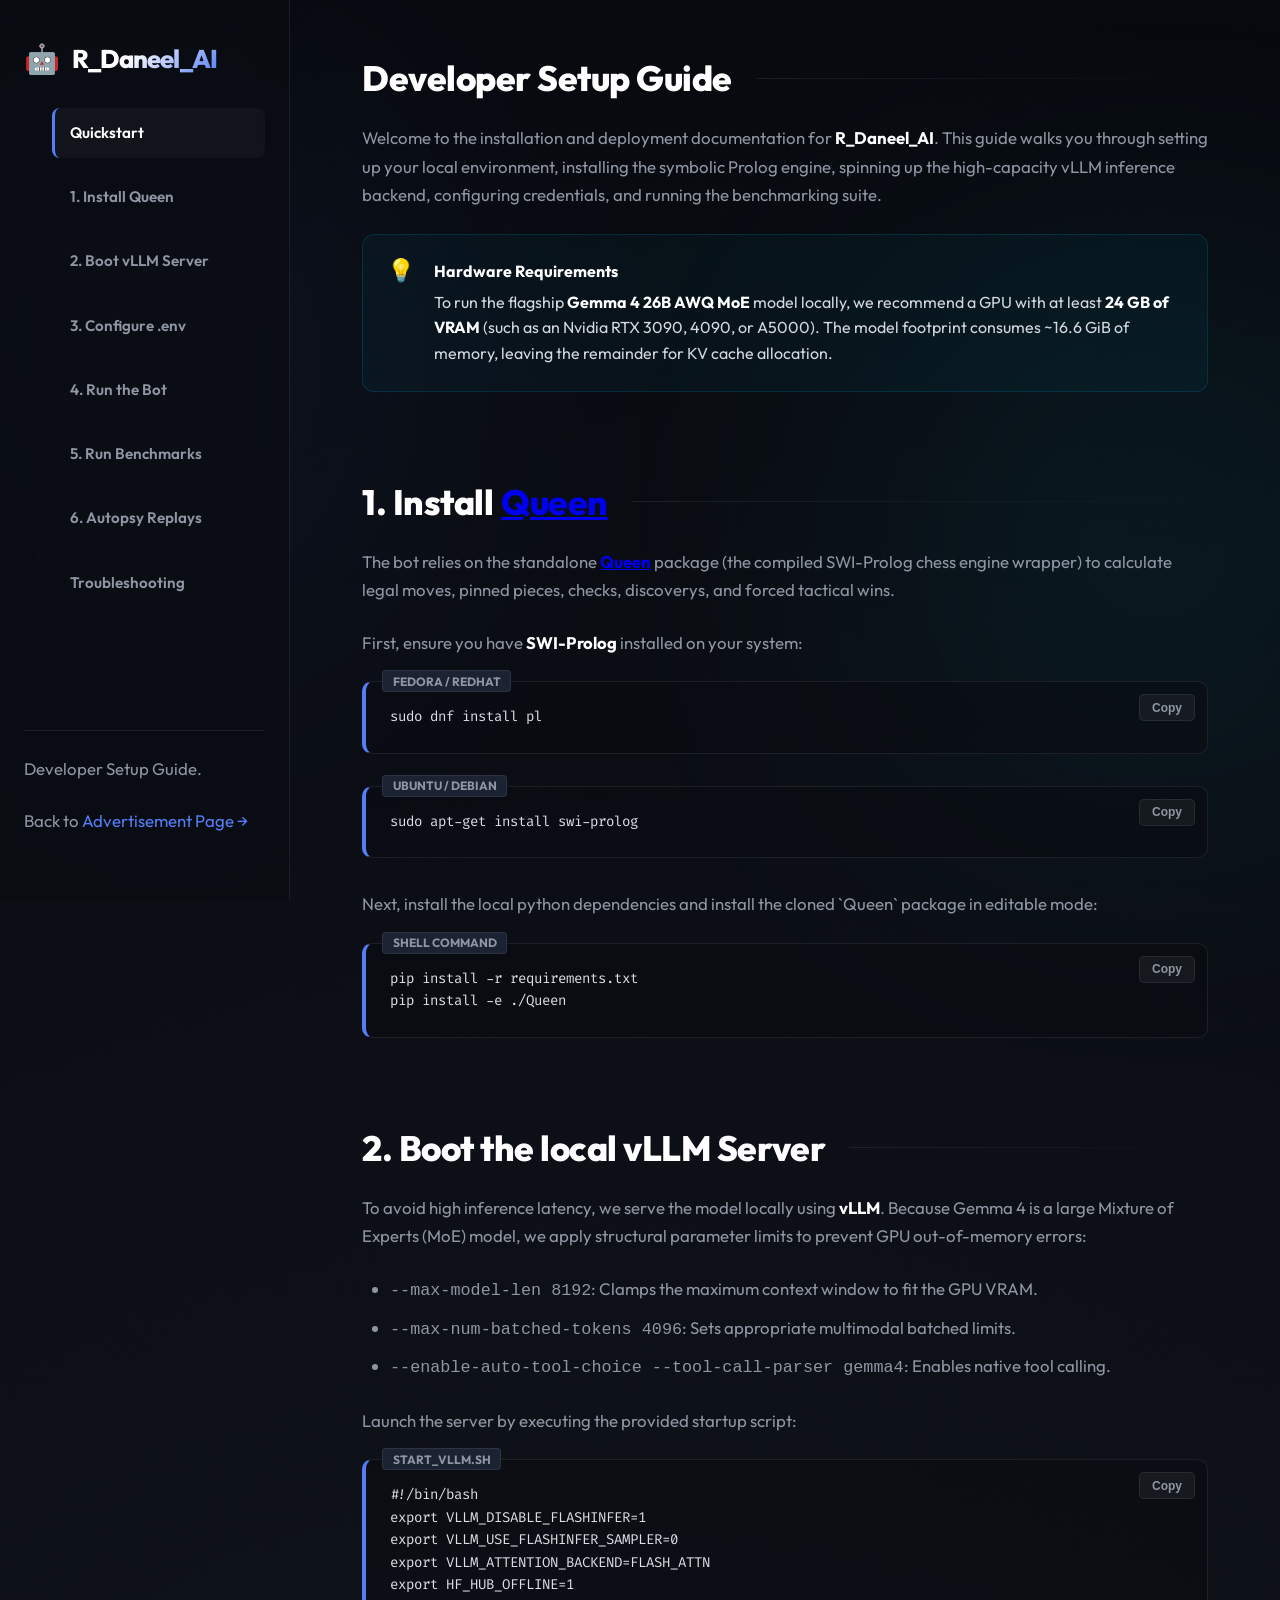
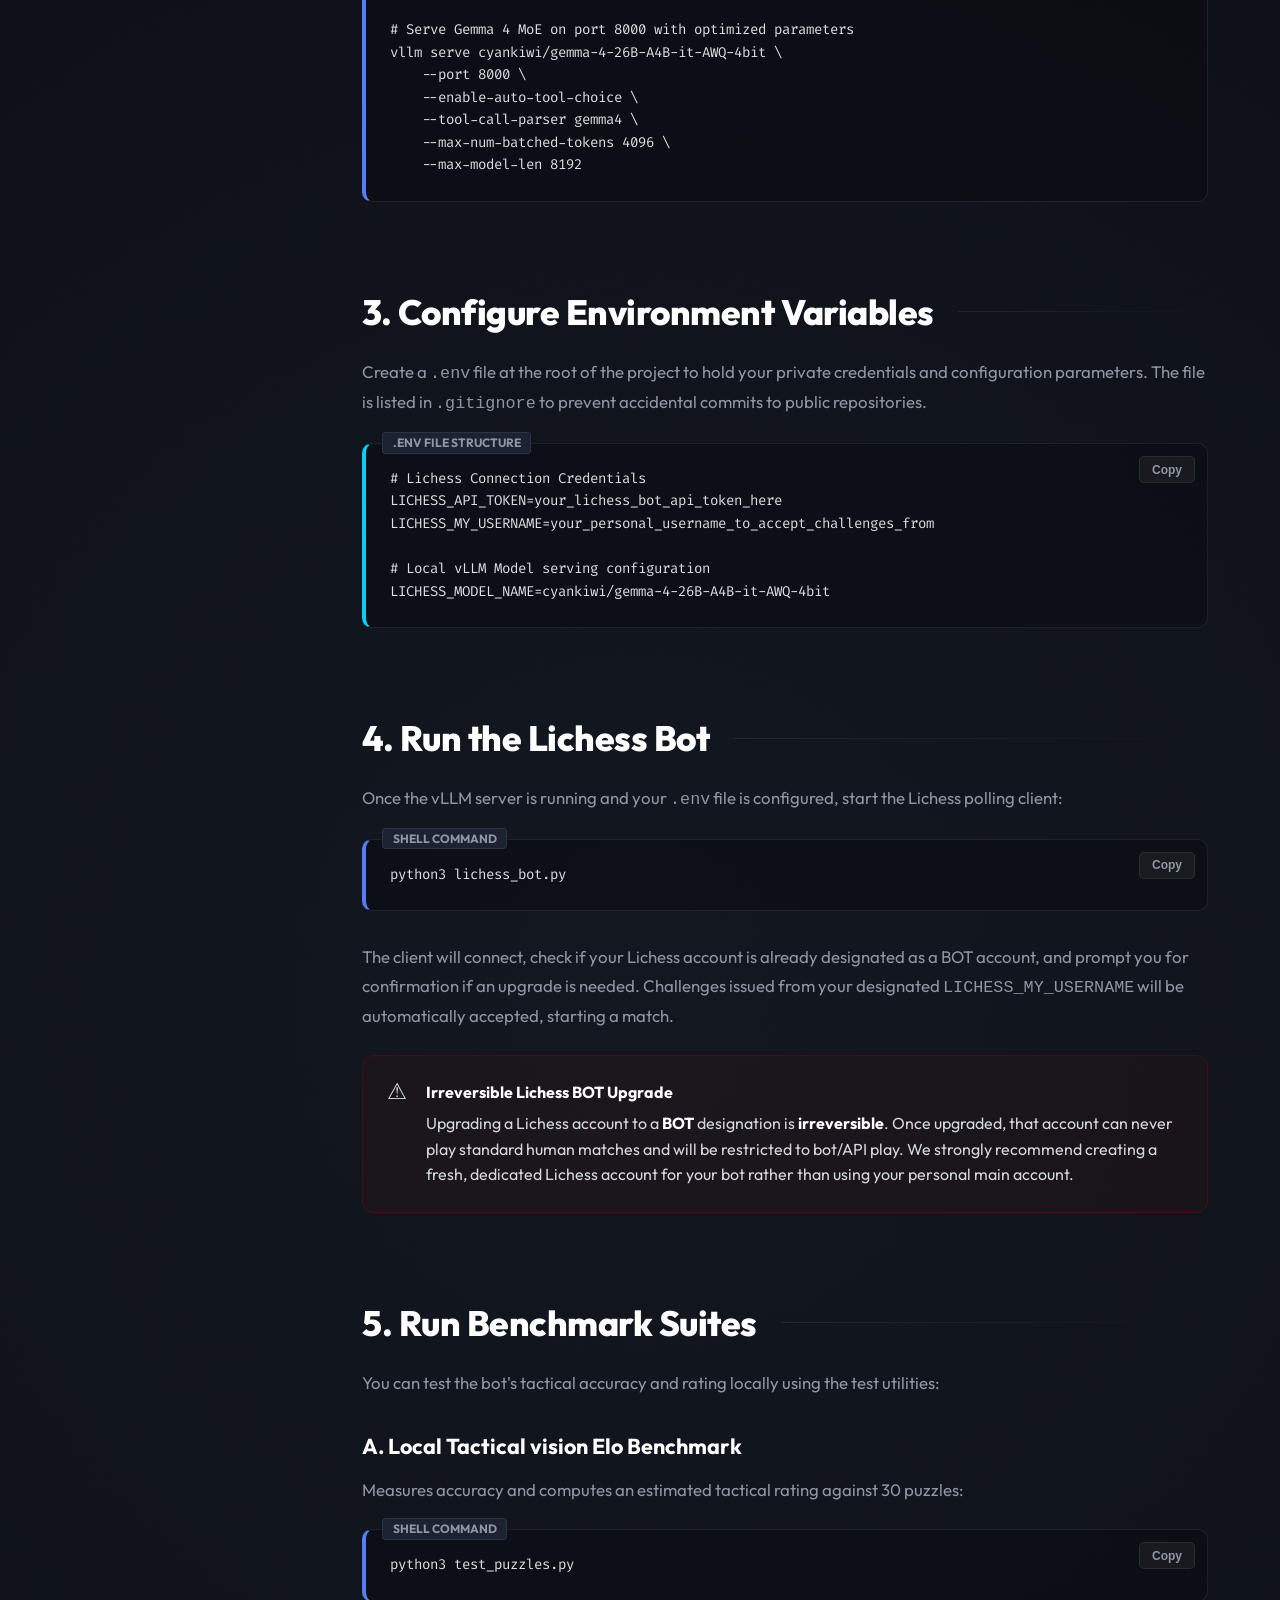
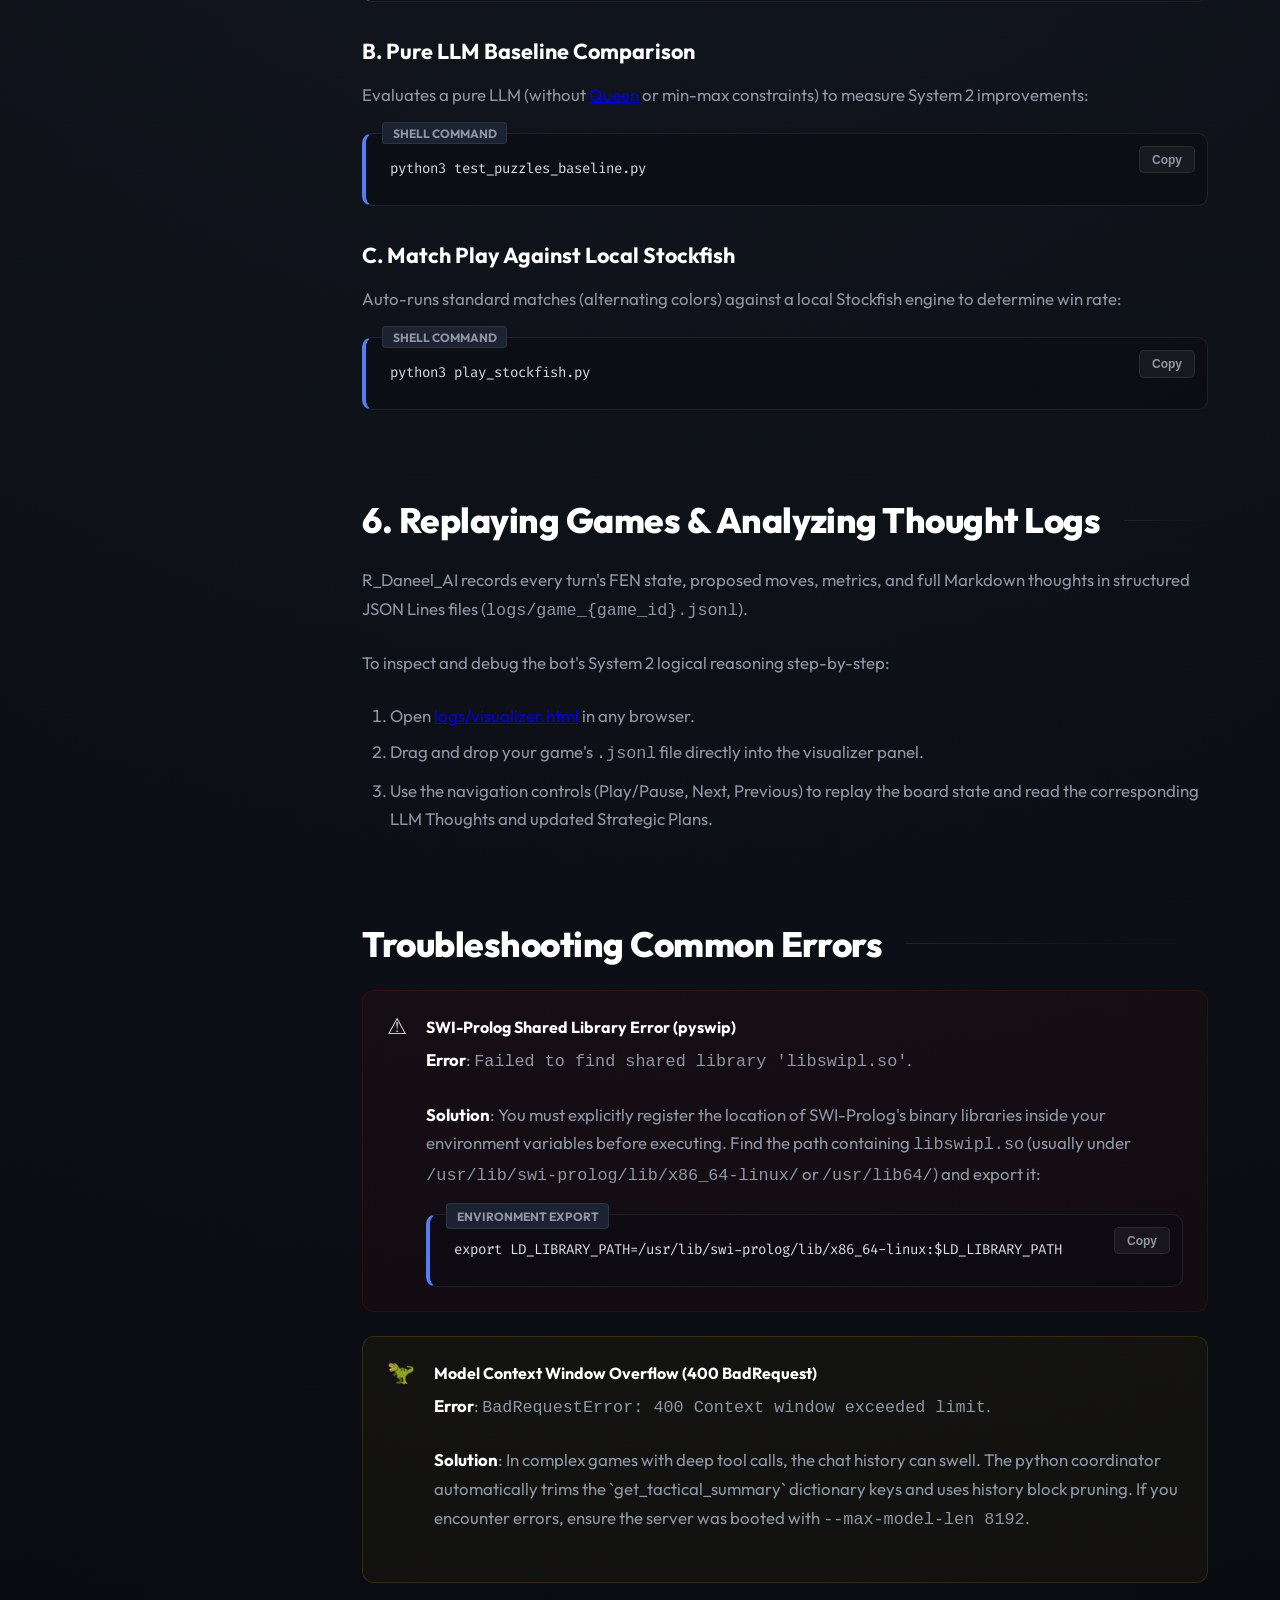
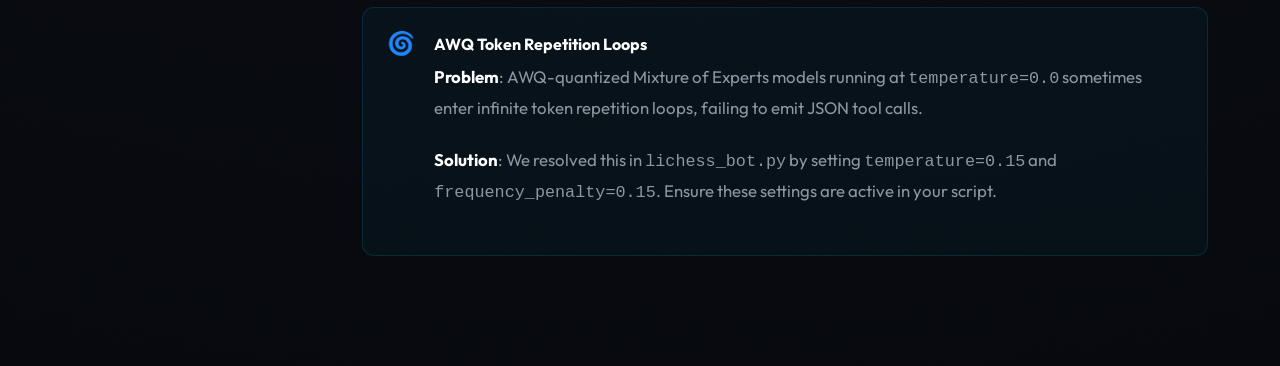
<file: docs/readme.html>
<!DOCTYPE html>
<html lang="en">
<head>
  <meta charset="utf-8">
  <meta name="viewport" content="width=device-width, initial-scale=1.0">
  <title>R_Daneel_AI 🤖 | Developer Setup Guide</title>
  <!-- Google Fonts -->
  <link rel="preconnect" href="https://fonts.googleapis.com">
  <link rel="preconnect" href="https://fonts.gstatic.com" crossorigin>
  <link href="https://fonts.googleapis.com/css2?family=Fira+Code:wght@400;600&family=Outfit:wght@300;400;600;800&display=swap" rel="stylesheet">
  
  <style>
    :root {
      --bg: radial-gradient(circle at 50% 50%, hsl(220, 25%, 10%), hsl(220, 35%, 4%));
      --panel-bg: rgba(255, 255, 255, 0.03);
      --panel-border: rgba(255, 255, 255, 0.08);
      --text: hsl(220, 15%, 85%);
      --text-muted: hsl(220, 10%, 60%);
      --text-highlight: hsl(0, 0%, 100%);
      
      --accent: hsl(225, 90%, 65%);
      --accent-glow: hsla(225, 90%, 65%, 0.3);
      --cyan: hsl(190, 90%, 50%);
      --cyan-glow: hsla(190, 90%, 50%, 0.3);
      --gold: hsl(45, 90%, 55%);
      --gold-glow: hsla(45, 90%, 55%, 0.3);
      --red: hsl(0, 85%, 60%);
      
      --font-sans: 'Outfit', system-ui, sans-serif;
      --font-mono: 'Fira Code', monospace;
      
      --sidebar-width: 290px;
    }

    * {
      box-sizing: border-box;
      margin: 0;
      padding: 0;
    }

    html {
      scroll-behavior: smooth;
    }

    body {
      background: var(--bg);
      color: var(--text);
      font-family: var(--font-sans);
      min-height: 100vh;
      display: flex;
      overflow-x: hidden;
    }

    /* Ambient background glows */
    .glow-orb {
      position: absolute;
      width: 450px;
      height: 450px;
      border-radius: 50%;
      background: var(--accent);
      filter: blur(160px);
      opacity: 0.12;
      pointer-events: none;
      z-index: 0;
    }
    .glow-orb-1 { top: 15%; left: -100px; }
    .glow-orb-2 { bottom: 15%; right: -100px; background: var(--cyan); }

    /* Navigation Sidebar */
    aside {
      width: var(--sidebar-width);
      background: rgba(10, 12, 18, 0.75);
      border-right: 1px solid var(--panel-border);
      backdrop-filter: blur(20px);
      position: fixed;
      top: 0;
      bottom: 0;
      left: 0;
      padding: 2.5rem 1.5rem;
      display: flex;
      flex-direction: column;
      gap: 2rem;
      z-index: 10;
    }

    .brand {
      display: flex;
      align-items: center;
      gap: 0.75rem;
    }
    .brand span {
      font-size: 1.8rem;
    }
    .brand h1 {
      font-size: 1.6rem;
      font-weight: 800;
      letter-spacing: -0.05rem;
      color: var(--text-highlight);
      background: linear-gradient(135deg, #fff 40%, var(--accent) 100%);
      -webkit-background-clip: text;
      -webkit-text-fill-color: transparent;
    }

    .nav-links {
      list-style: none;
      display: flex;
      flex-direction: column;
      gap: 0.4rem;
    }
    .nav-links a {
      color: var(--text-muted);
      text-decoration: none;
      font-size: 0.95rem;
      font-weight: 600;
      padding: 0.75rem 1.1rem;
      border-radius: 8px;
      display: block;
      transition: all 0.3s ease;
    }
    .nav-links a:hover, .nav-links a.active {
      color: var(--text-highlight);
      background: var(--panel-bg);
      border-left: 3px solid var(--accent);
      padding-left: calc(1.1rem - 3px);
    }

    .nav-footer {
      margin-top: auto;
      font-size: 0.8rem;
      color: var(--text-muted);
      border-top: 1px solid var(--panel-border);
      padding-top: 1.5rem;
    }
    .nav-footer a {
      color: var(--accent);
      text-decoration: none;
    }

    /* Main Content Area */
    main {
      margin-left: var(--sidebar-width);
      flex: 1;
      padding: 3.5rem 4.5rem;
      max-width: 1200px;
      position: relative;
      z-index: 1;
    }

    section {
      margin-bottom: 5.5rem;
    }

    h2 {
      font-size: 2.2rem;
      font-weight: 800;
      color: var(--text-highlight);
      margin-bottom: 1.5rem;
      letter-spacing: -0.03rem;
      display: flex;
      align-items: center;
      gap: 0.5rem;
    }
    h2::after {
      content: '';
      flex: 1;
      height: 1px;
      background: linear-gradient(90deg, var(--panel-border) 0%, transparent 100%);
      margin-left: 1rem;
    }

    h3 {
      font-size: 1.35rem;
      font-weight: 700;
      color: var(--text-highlight);
      margin: 2.2rem 0 1rem;
    }

    p {
      color: var(--text-muted);
      font-size: 1.05rem;
      line-height: 1.7;
      margin-bottom: 1.5rem;
    }

    ol, ul {
      margin-left: 1.75rem;
      margin-bottom: 1.5rem;
      color: var(--text-muted);
      font-size: 1.05rem;
      line-height: 1.7;
    }
    li {
      margin-bottom: 0.5rem;
    }

    strong {
      color: var(--text-highlight);
    }

    /* Card / Glass Container */
    .glass-card {
      background: var(--panel-bg);
      border: 1px solid var(--panel-border);
      border-radius: 16px;
      padding: 2.5rem;
      backdrop-filter: blur(16px);
      margin-bottom: 2rem;
    }

    /* Code Block Containers with Copy Button */
    .code-block-container {
      position: relative;
      border: 1px solid var(--panel-border);
      border-radius: 10px;
      background: rgba(10, 12, 18, 0.55);
      padding: 1.5rem;
      margin: 1.2rem 0 2rem;
    }
    .code-block-container.env-file {
      border-left: 4px solid var(--cyan);
    }
    .code-block-container.sh-file {
      border-left: 4px solid var(--accent);
    }
    .code-label {
      position: absolute;
      top: -0.75rem;
      left: 1rem;
      background: hsl(220, 30%, 15%);
      border: 1px solid var(--panel-border);
      padding: 0.15rem 0.6rem;
      border-radius: 4px;
      font-size: 0.75rem;
      font-weight: bold;
      color: var(--text-muted);
      text-transform: uppercase;
    }
    pre {
      font-family: var(--font-mono);
      font-size: 0.88rem;
      line-height: 1.6;
      color: hsl(220, 15%, 88%);
      overflow-x: auto;
      white-space: pre;
    }
    .copy-btn {
      position: absolute;
      top: 0.75rem;
      right: 0.75rem;
      background: rgba(255, 255, 255, 0.05);
      border: 1px solid var(--panel-border);
      border-radius: 5px;
      color: var(--text-muted);
      padding: 0.35rem 0.75rem;
      font-size: 0.75rem;
      font-weight: 600;
      cursor: pointer;
      transition: all 0.3s ease;
      z-index: 5;
    }
    .copy-btn:hover {
      background: rgba(255, 255, 255, 0.1);
      color: var(--text-highlight);
    }

    /* Warning/Alert boxes */
    .alert-box {
      border-radius: 12px;
      padding: 1.5rem;
      margin: 1.5rem 0;
      display: flex;
      gap: 1.2rem;
      align-items: flex-start;
      line-height: 1.6;
      font-size: 1rem;
    }
    .alert-box.info {
      background: rgba(0, 190, 255, 0.04);
      border: 1px solid rgba(0, 190, 255, 0.15);
      color: var(--text);
    }
    .alert-box.warning {
      background: rgba(255, 170, 0, 0.04);
      border: 1px solid rgba(255, 170, 0, 0.15);
      color: var(--text);
    }
    .alert-box.danger {
      background: rgba(255, 0, 0, 0.04);
      border: 1px solid rgba(255, 0, 0, 0.15);
      color: var(--text);
    }
    .alert-icon {
      font-size: 1.4rem;
      line-height: 1;
    }
    .alert-title {
      font-weight: 700;
      color: var(--text-highlight);
      margin-bottom: 0.35rem;
    }

    /* Responsive */
    @media (max-width: 1000px) {
      body {
        flex-direction: column;
      }
      aside {
        width: 100%;
        position: relative;
        height: auto;
        border-right: none;
        border-bottom: 1px solid var(--panel-border);
        padding: 1.5rem 2rem;
        flex-direction: row;
        justify-content: space-between;
        align-items: center;
      }
      .nav-links {
        flex-direction: row;
        gap: 1rem;
      }
      .nav-footer {
        display: none;
      }
      main {
        margin-left: 0;
        padding: 2.5rem 2rem;
      }
    }

    @media (max-width: 650px) {
      aside {
        flex-direction: column;
        align-items: flex-start;
        gap: 1rem;
      }
      .nav-links {
        flex-wrap: wrap;
        gap: 0.5rem;
      }
      main {
        padding: 1.5rem 1rem;
      }
    }
  </style>
</head>
<body>
  
  <div class="glow-orb glow-orb-1"></div>
  <div class="glow-orb glow-orb-2"></div>

  <!-- Navigation Sidebar -->
  <aside>
    <div class="brand">
      <span>🤖</span>
      <h1>R_Daneel_AI</h1>
    </div>
    <ul class="nav-links">
      <li><a href="#quickstart" class="active">Quickstart</a></li>
      <li><a href="#install-queen">1. Install Queen</a></li>
      <li><a href="#vllm-server">2. Boot vLLM Server</a></li>
      <li><a href="#env-config">3. Configure .env</a></li>
      <li><a href="#run-bot">4. Run the Bot</a></li>
      <li><a href="#run-benchmarks">5. Run Benchmarks</a></li>
      <li><a href="#visualizer">6. Autopsy Replays</a></li>
      <li><a href="#troubleshoot">Troubleshooting</a></li>
    </ul>
    
    <div class="nav-footer">
      <p>Developer Setup Guide.</p>
      <p>Back to <a href="index.html">Advertisement Page →</a></p>
    </div>
  </aside>

  <!-- Main Content -->
  <main>
    
    <!-- Quickstart Overview -->
    <section id="quickstart">
      <h2>Developer Setup Guide</h2>
      <p>
        Welcome to the installation and deployment documentation for <strong>R_Daneel_AI</strong>. This guide walks you through setting up your local environment, installing the symbolic Prolog engine, spinning up the high-capacity vLLM inference backend, configuring credentials, and running the benchmarking suite.
      </p>
      
      <div class="alert-box info">
        <span class="alert-icon">💡</span>
        <div>
          <div class="alert-title">Hardware Requirements</div>
          To run the flagship <strong>Gemma 4 26B AWQ MoE</strong> model locally, we recommend a GPU with at least <strong>24 GB of VRAM</strong> (such as an Nvidia RTX 3090, 4090, or A5000). The model footprint consumes ~16.6 GiB of memory, leaving the remainder for KV cache allocation.
        </div>
      </div>
    </section>

    <!-- 1. Install Queen -->
    <section id="install-queen">
      <h2>1. Install <a href="https://abhay-ai.github.io/Queen/">Queen</a></h2>
      <p>
        The bot relies on the standalone <strong><a href="https://abhay-ai.github.io/Queen/">Queen</a></strong> package (the compiled SWI-Prolog chess engine wrapper) to calculate legal moves, pinned pieces, checks, discoverys, and forced tactical wins.
      </p>
      <p>First, ensure you have <strong>SWI-Prolog</strong> installed on your system:</p>
      
      <div class="code-block-container sh-file">
        <span class="code-label">Fedora / RedHat</span>
        <button class="copy-btn" onclick="copyCode('sh-dnf')">Copy</button>
        <pre id="sh-dnf">sudo dnf install pl</pre>
      </div>

      <div class="code-block-container sh-file">
        <span class="code-label">Ubuntu / Debian</span>
        <button class="copy-btn" onclick="copyCode('sh-apt')">Copy</button>
        <pre id="sh-apt">sudo apt-get install swi-prolog</pre>
      </div>

      <p>Next, install the local python dependencies and install the cloned `Queen` package in editable mode:</p>

      <div class="code-block-container sh-file">
        <span class="code-label">Shell Command</span>
        <button class="copy-btn" onclick="copyCode('sh-install')">Copy</button>
        <pre id="sh-install">pip install -r requirements.txt
pip install -e ./Queen</pre>
      </div>
    </section>

    <!-- 2. Boot vLLM Inference Server -->
    <section id="vllm-server">
      <h2>2. Boot the local vLLM Server</h2>
      <p>
        To avoid high inference latency, we serve the model locally using <strong>vLLM</strong>. Because Gemma 4 is a large Mixture of Experts (MoE) model, we apply structural parameter limits to prevent GPU out-of-memory errors:
      </p>
      <ul>
        <li><code>--max-model-len 8192</code>: Clamps the maximum context window to fit the GPU VRAM.</li>
        <li><code>--max-num-batched-tokens 4096</code>: Sets appropriate multimodal batched limits.</li>
        <li><code>--enable-auto-tool-choice --tool-call-parser gemma4</code>: Enables native tool calling.</li>
      </ul>

      <p>Launch the server by executing the provided startup script:</p>

      <div class="code-block-container sh-file">
        <span class="code-label">start_vllm.sh</span>
        <button class="copy-btn" onclick="copyCode('sh-vllm')">Copy</button>
        <pre id="sh-vllm">#!/bin/bash
export VLLM_DISABLE_FLASHINFER=1
export VLLM_USE_FLASHINFER_SAMPLER=0
export VLLM_ATTENTION_BACKEND=FLASH_ATTN
export HF_HUB_OFFLINE=1

# Serve Gemma 4 MoE on port 8000 with optimized parameters
vllm serve cyankiwi/gemma-4-26B-A4B-it-AWQ-4bit \
    --port 8000 \
    --enable-auto-tool-choice \
    --tool-call-parser gemma4 \
    --max-num-batched-tokens 4096 \
    --max-model-len 8192</pre>
      </div>
    </section>

    <!-- 3. Configure .env Credentials -->
    <section id="env-config">
      <h2>3. Configure Environment Variables</h2>
      <p>
        Create a <code>.env</code> file at the root of the project to hold your private credentials and configuration parameters. The file is listed in <code>.gitignore</code> to prevent accidental commits to public repositories.
      </p>

      <div class="code-block-container env-file">
        <span class="code-label">.env File Structure</span>
        <button class="copy-btn" onclick="copyCode('env-payload')">Copy</button>
        <pre id="env-payload"># Lichess Connection Credentials
LICHESS_API_TOKEN=your_lichess_bot_api_token_here
LICHESS_MY_USERNAME=your_personal_username_to_accept_challenges_from

# Local vLLM Model serving configuration
LICHESS_MODEL_NAME=cyankiwi/gemma-4-26B-A4B-it-AWQ-4bit</pre>
      </div>
    </section>

    <!-- 4. Run the Bot -->
    <section id="run-bot">
      <h2>4. Run the Lichess Bot</h2>
      <p>
        Once the vLLM server is running and your <code>.env</code> file is configured, start the Lichess polling client:
      </p>

      <div class="code-block-container sh-file">
        <span class="code-label">Shell Command</span>
        <button class="copy-btn" onclick="copyCode('sh-bot')">Copy</button>
        <pre id="sh-bot">python3 lichess_bot.py</pre>
      </div>
      <p>
        The client will connect, check if your Lichess account is already designated as a BOT account, and prompt you for confirmation if an upgrade is needed. Challenges issued from your designated <code>LICHESS_MY_USERNAME</code> will be automatically accepted, starting a match.
      </p>
      
      <div class="alert-box danger" style="margin-top: 1rem;">
        <span class="alert-icon">⚠️</span>
        <div>
          <div class="alert-title">Irreversible Lichess BOT Upgrade</div>
          Upgrading a Lichess account to a <strong>BOT</strong> designation is <strong>irreversible</strong>. Once upgraded, that account can never play standard human matches and will be restricted to bot/API play. We strongly recommend creating a fresh, dedicated Lichess account for your bot rather than using your personal main account.
        </div>
      </div>
    </section>

    <!-- 5. Run Benchmark Suites -->
    <section id="run-benchmarks">
      <h2>5. Run Benchmark Suites</h2>
      <p>
        You can test the bot's tactical accuracy and rating locally using the test utilities:
      </p>

      <h3>A. Local Tactical vision Elo Benchmark</h3>
      <p>Measures accuracy and computes an estimated tactical rating against 30 puzzles:</p>
      <div class="code-block-container sh-file">
        <span class="code-label">Shell Command</span>
        <button class="copy-btn" onclick="copyCode('sh-puzzle')">Copy</button>
        <pre id="sh-puzzle">python3 test_puzzles.py</pre>
      </div>

      <h3>B. Pure LLM Baseline Comparison</h3>
      <p>Evaluates a pure LLM (without <a href="https://abhay-ai.github.io/Queen/">Queen</a> or min-max constraints) to measure System 2 improvements:</p>
      <div class="code-block-container sh-file">
        <span class="code-label">Shell Command</span>
        <button class="copy-btn" onclick="copyCode('sh-baseline')">Copy</button>
        <pre id="sh-baseline">python3 test_puzzles_baseline.py</pre>
      </div>

      <h3>C. Match Play Against Local Stockfish</h3>
      <p>Auto-runs standard matches (alternating colors) against a local Stockfish engine to determine win rate:</p>
      <div class="code-block-container sh-file">
        <span class="code-label">Shell Command</span>
        <button class="copy-btn" onclick="copyCode('sh-stockfish')">Copy</button>
        <pre id="sh-stockfish">python3 play_stockfish.py</pre>
      </div>
    </section>

    <!-- 6. Autopsy Visualizer -->
    <section id="visualizer">
      <h2>6. Replaying Games & Analyzing Thought Logs</h2>
      <p>
        R_Daneel_AI records every turn's FEN state, proposed moves, metrics, and full Markdown thoughts in structured JSON Lines files (<code>logs/game_{game_id}.jsonl</code>).
      </p>
      <p>To inspect and debug the bot's System 2 logical reasoning step-by-step:</p>
      <ol>
        <li>Open <a href="../logs/visualizer.html" target="_blank">logs/visualizer.html</a> in any browser.</li>
        <li>Drag and drop your game's <code>.jsonl</code> file directly into the visualizer panel.</li>
        <li>Use the navigation controls (Play/Pause, Next, Previous) to replay the board state and read the corresponding LLM Thoughts and updated Strategic Plans.</li>
      </ol>
    </section>

    <!-- Troubleshooting Section -->
    <section id="troubleshoot">
      <h2>Troubleshooting Common Errors</h2>
      
      <div class="alert-box danger">
        <span class="alert-icon">⚠️</span>
        <div>
          <div class="alert-title">SWI-Prolog Shared Library Error (pyswip)</div>
          <p>
            <strong>Error</strong>: <code>Failed to find shared library 'libswipl.so'</code>.
          </p>
          <p>
            <strong>Solution</strong>: You must explicitly register the location of SWI-Prolog's binary libraries inside your environment variables before executing. Find the path containing <code>libswipl.so</code> (usually under <code>/usr/lib/swi-prolog/lib/x86_64-linux/</code> or <code>/usr/lib64/</code>) and export it:
          </p>
          <div class="code-block-container sh-file" style="margin-bottom: 0;">
            <span class="code-label">Environment Export</span>
            <button class="copy-btn" onclick="copyCode('sh-lib')">Copy</button>
            <pre id="sh-lib">export LD_LIBRARY_PATH=/usr/lib/swi-prolog/lib/x86_64-linux:$LD_LIBRARY_PATH</pre>
          </div>
        </div>
      </div>

      <div class="alert-box warning">
        <span class="alert-icon">🦖</span>
        <div>
          <div class="alert-title">Model Context Window Overflow (400 BadRequest)</div>
          <p>
            <strong>Error</strong>: <code>BadRequestError: 400 Context window exceeded limit</code>.
          </p>
          <p>
            <strong>Solution</strong>: In complex games with deep tool calls, the chat history can swell. The python coordinator automatically trims the `get_tactical_summary` dictionary keys and uses history block pruning. If you encounter errors, ensure the server was booted with <code>--max-model-len 8192</code>.
          </p>
        </div>
      </div>

      <div class="alert-box info">
        <span class="alert-icon">🌀</span>
        <div>
          <div class="alert-title">AWQ Token Repetition Loops</div>
          <p>
            <strong>Problem</strong>: AWQ-quantized Mixture of Experts models running at <code>temperature=0.0</code> sometimes enter infinite token repetition loops, failing to emit JSON tool calls.
          </p>
          <p>
            <strong>Solution</strong>: We resolved this in <code>lichess_bot.py</code> by setting <code>temperature=0.15</code> and <code>frequency_penalty=0.15</code>. Ensure these settings are active in your script.
          </p>
        </div>
      </div>
    </section>

  </main>

  <script>
    function copyCode(preId) {
      const code = document.getElementById(preId).textContent;
      navigator.clipboard.writeText(code);
      const btn = event.target;
      btn.textContent = "Copied!";
      setTimeout(() => { btn.textContent = "Copy"; }, 1500);
    }

    // Scroll Spy for sidebar links
    window.addEventListener("scroll", () => {
      const sections = document.querySelectorAll("section");
      const navLinks = document.querySelectorAll(".nav-links a");
      
      let current = "";
      sections.forEach(section => {
        const sectionTop = section.offsetTop;
        if (pageYOffset >= sectionTop - 120) {
          current = section.getAttribute("id");
        }
      });

      navLinks.forEach(a => {
        a.classList.remove("active");
        if (a.getAttribute("href") === `#${current}`) {
          a.classList.add("active");
        }
      });
    });
  </script>
</body>
</html>
</file>
